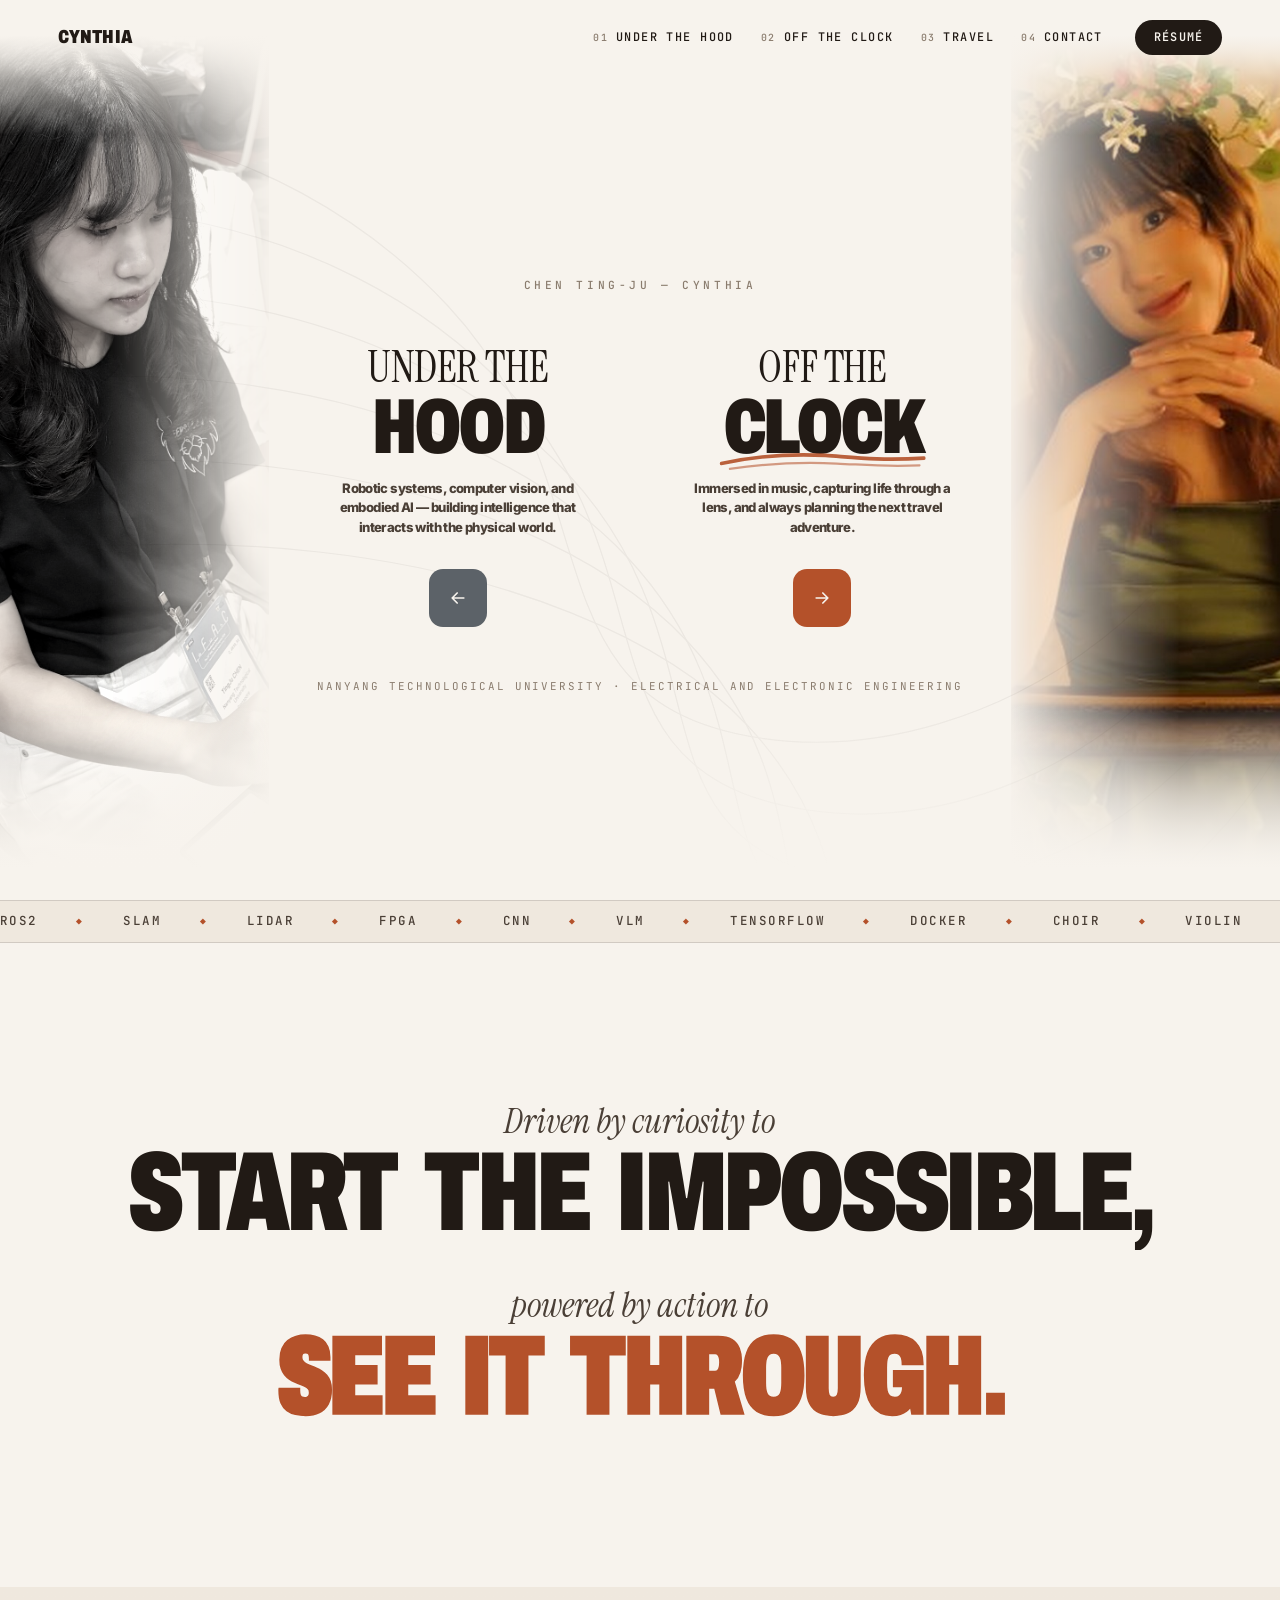
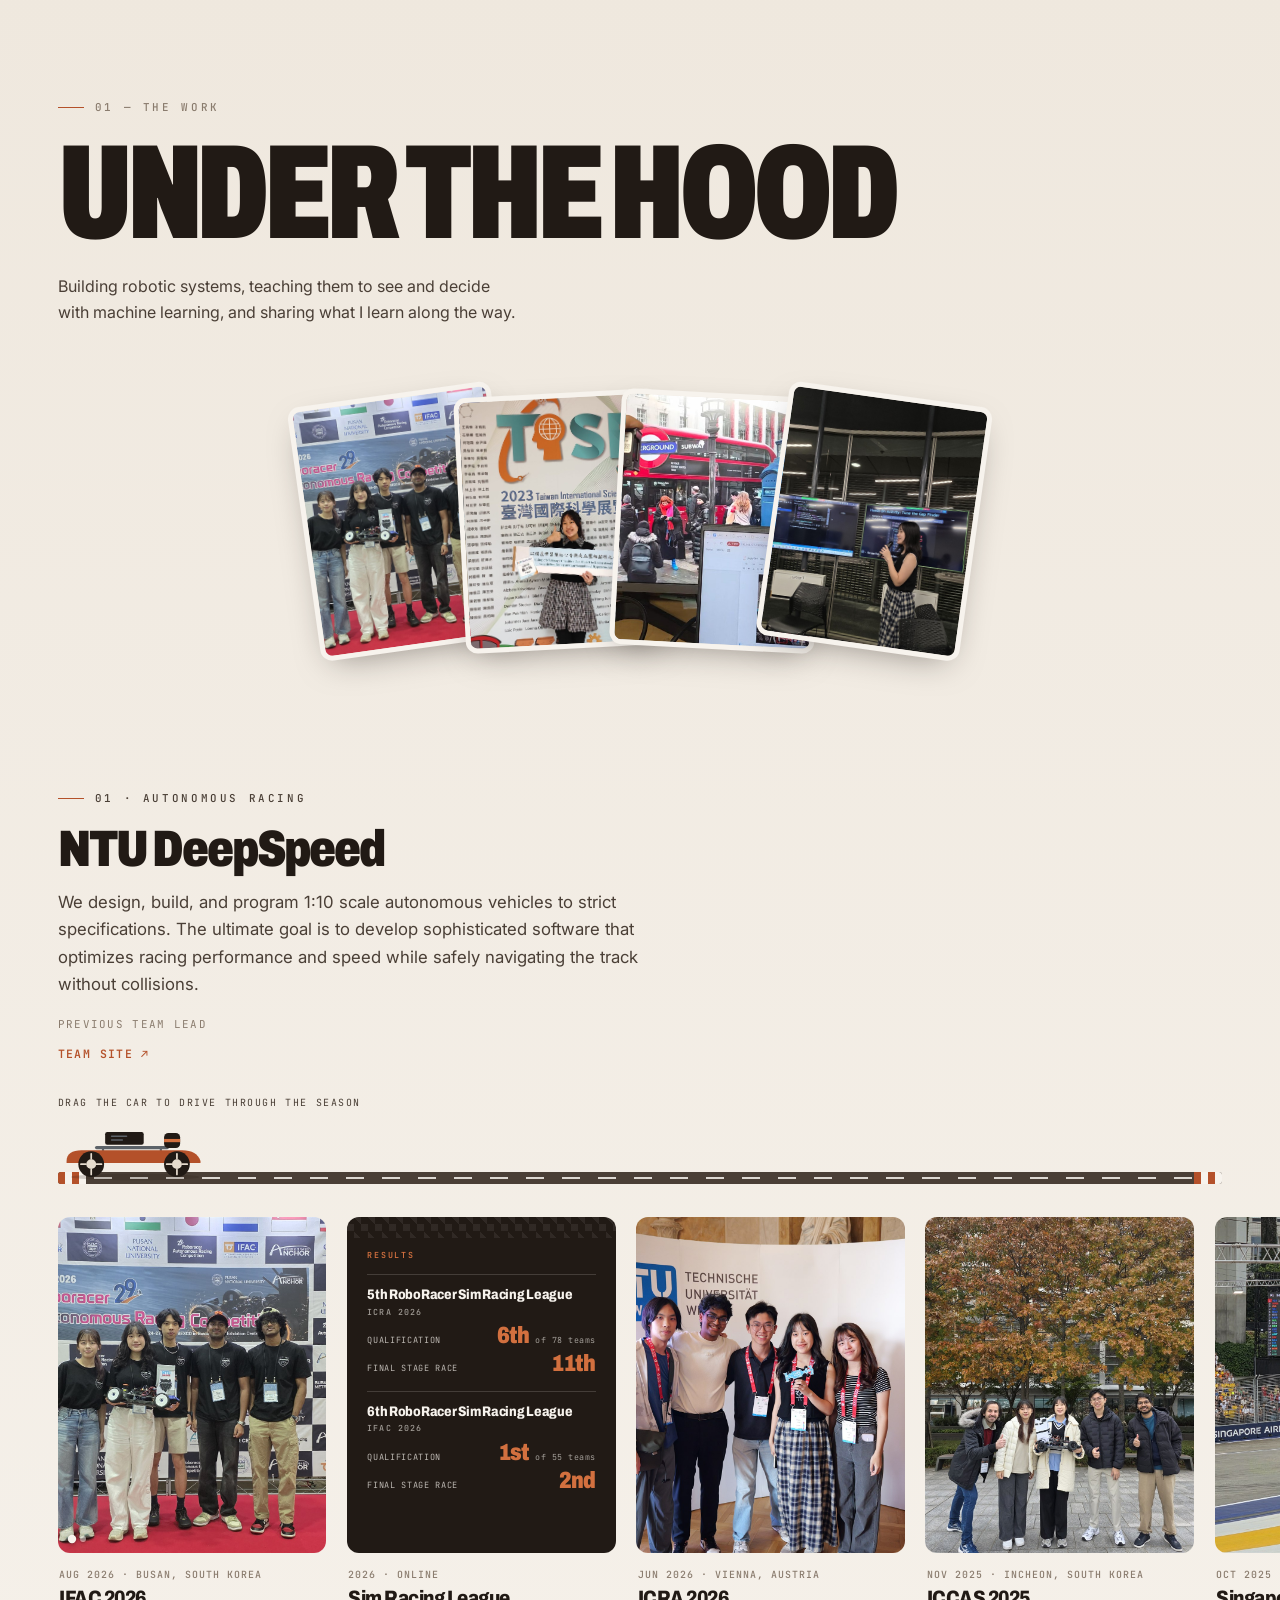
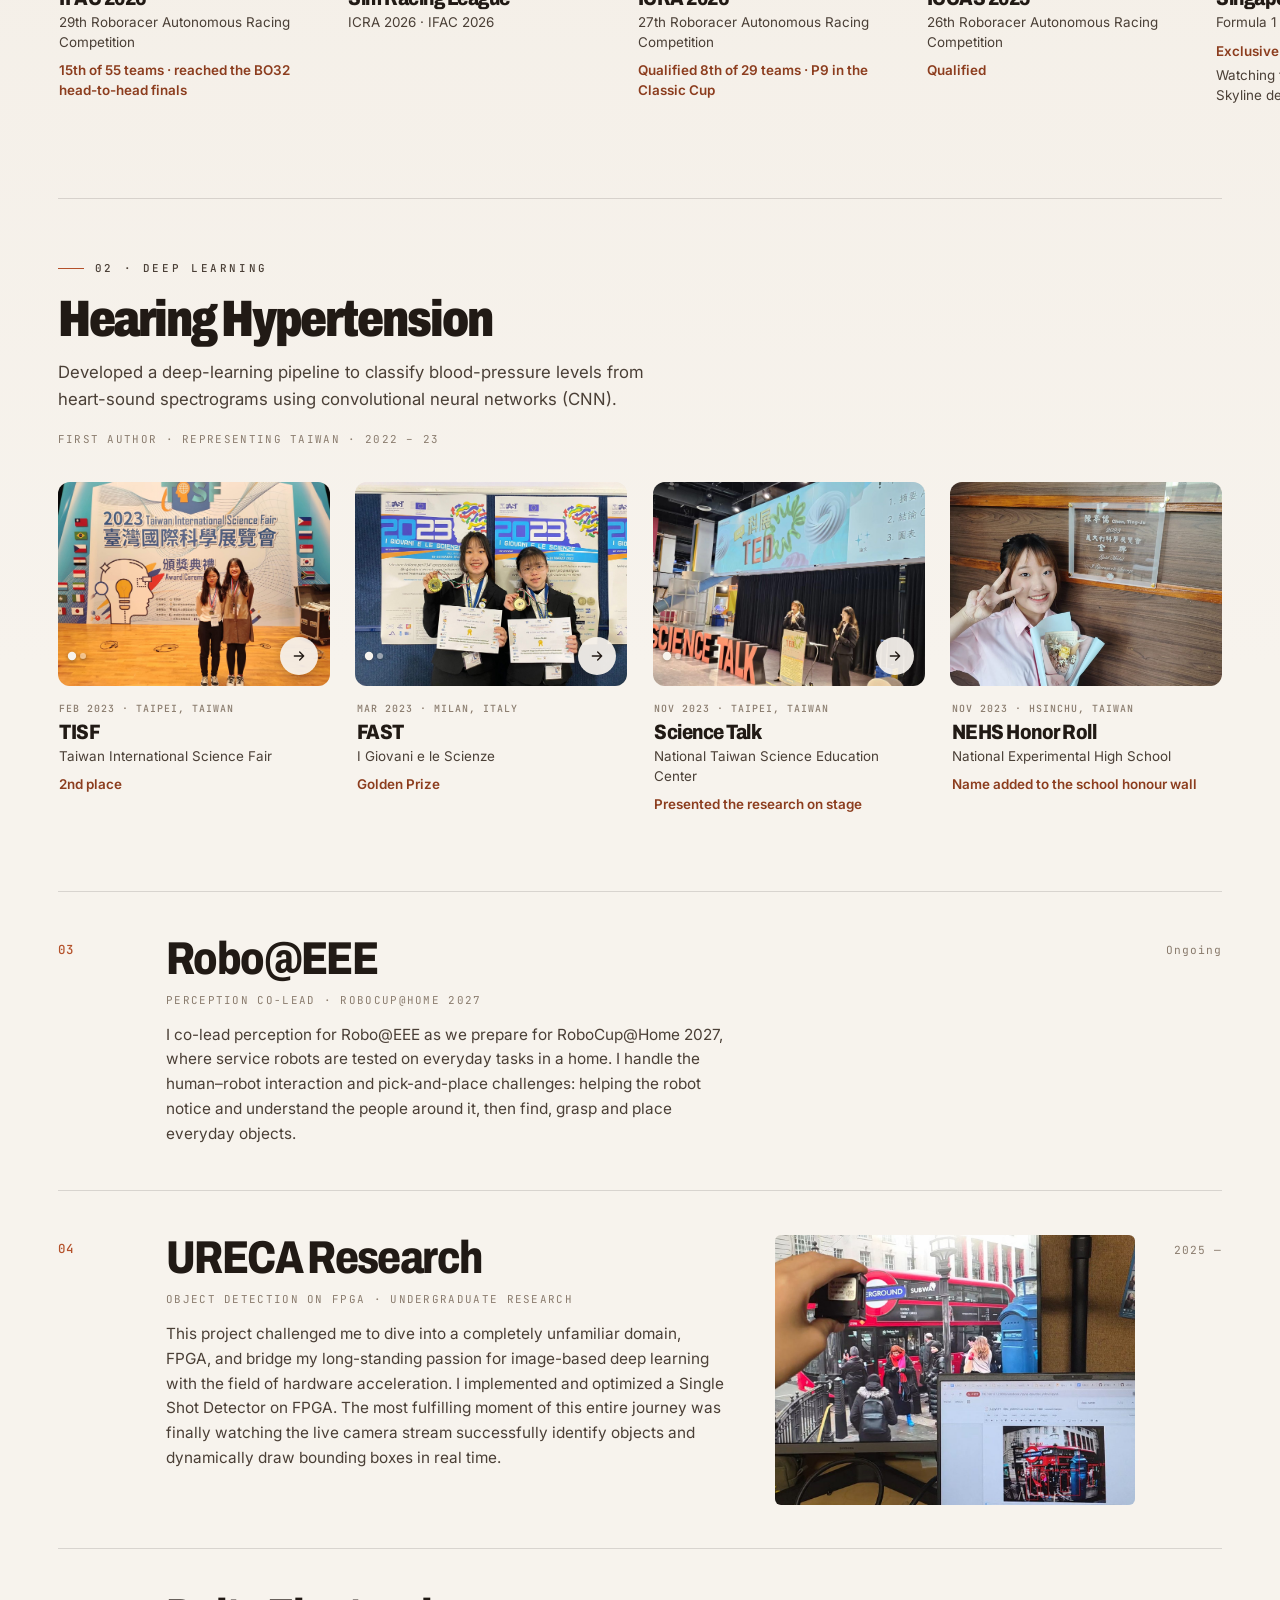
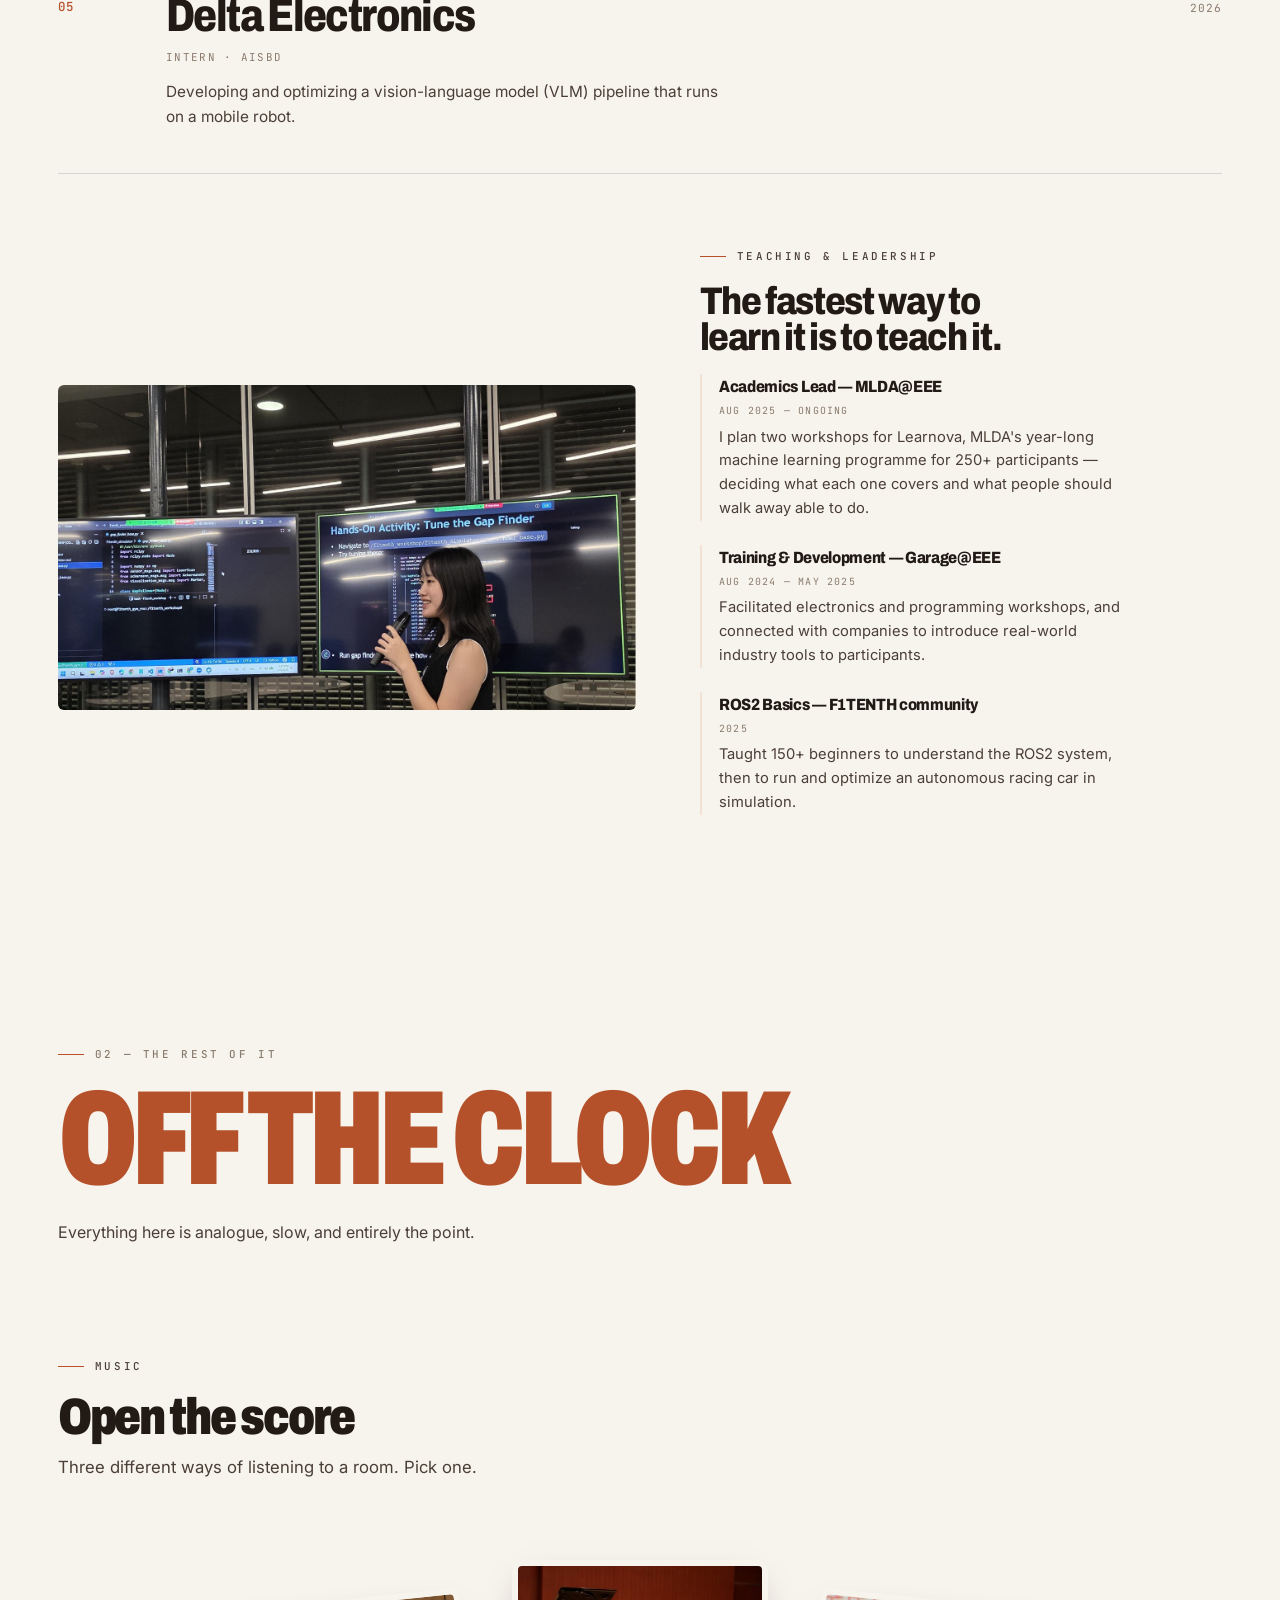
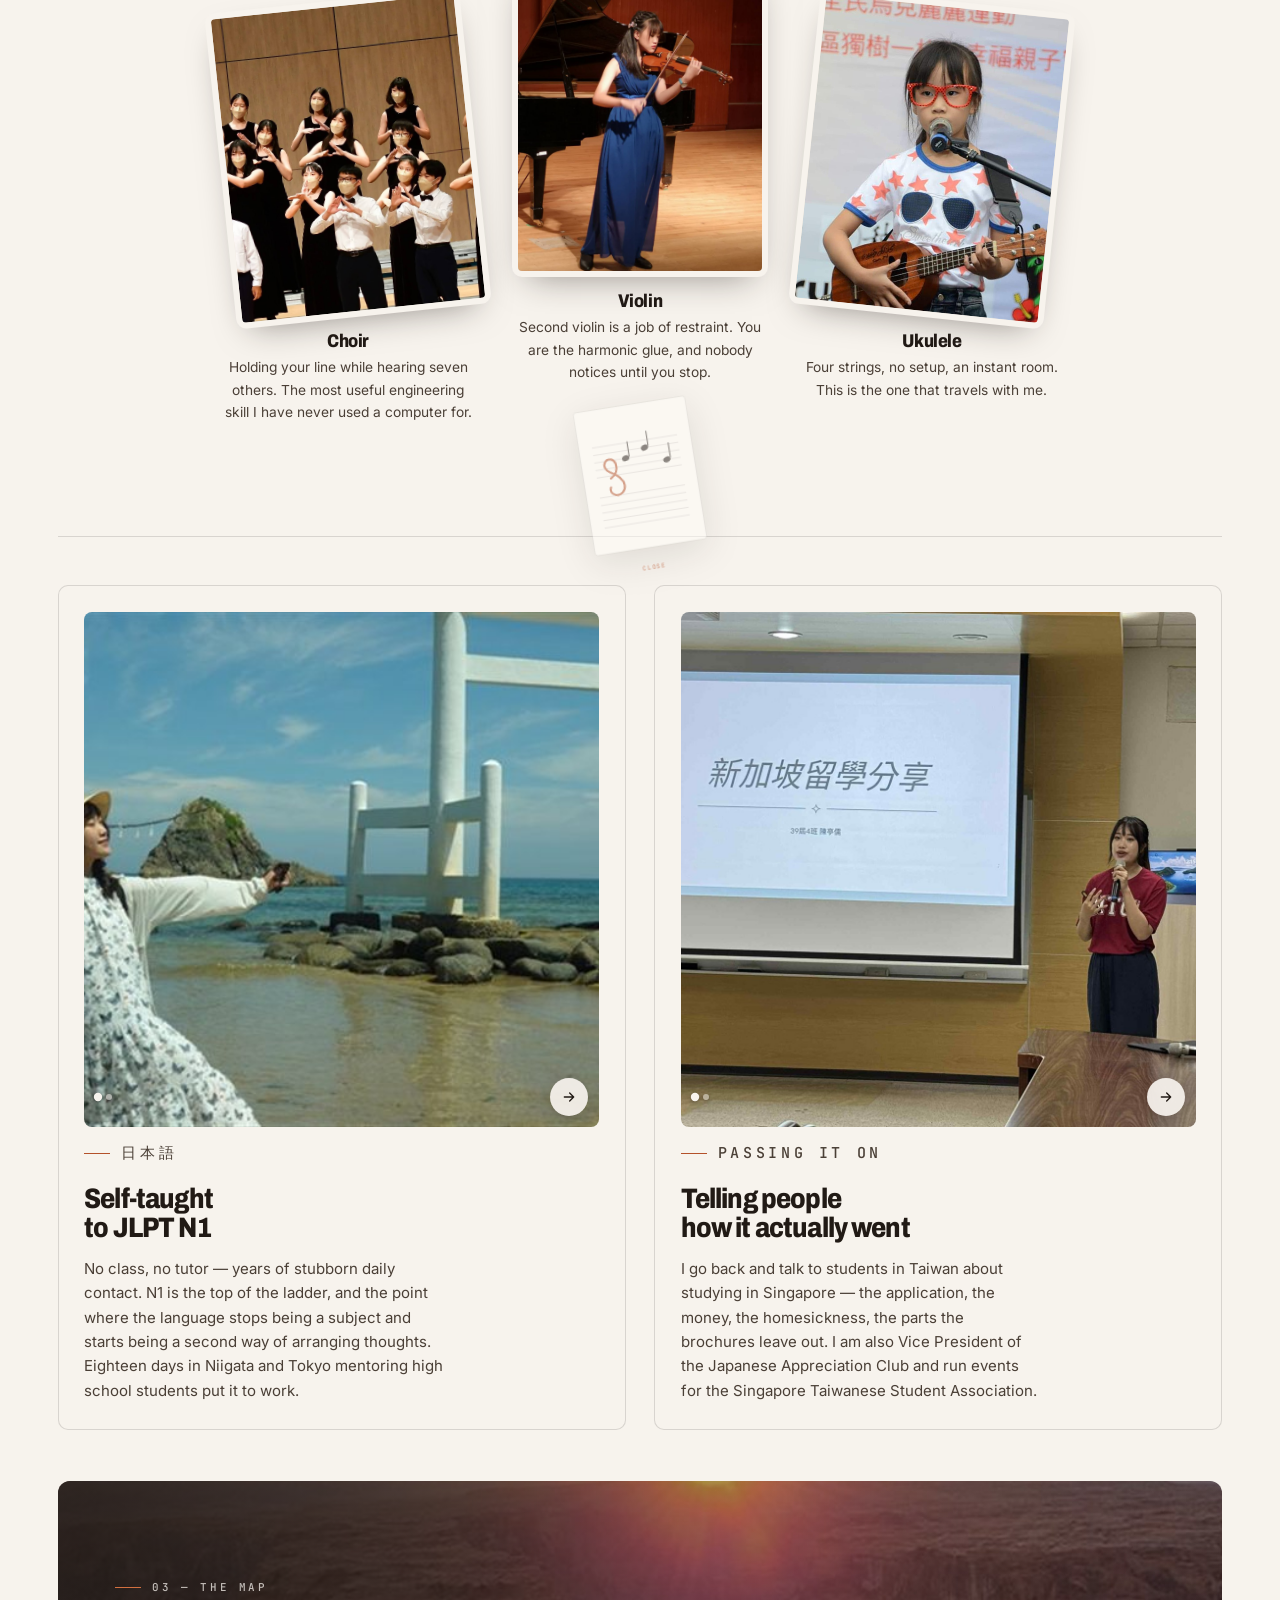
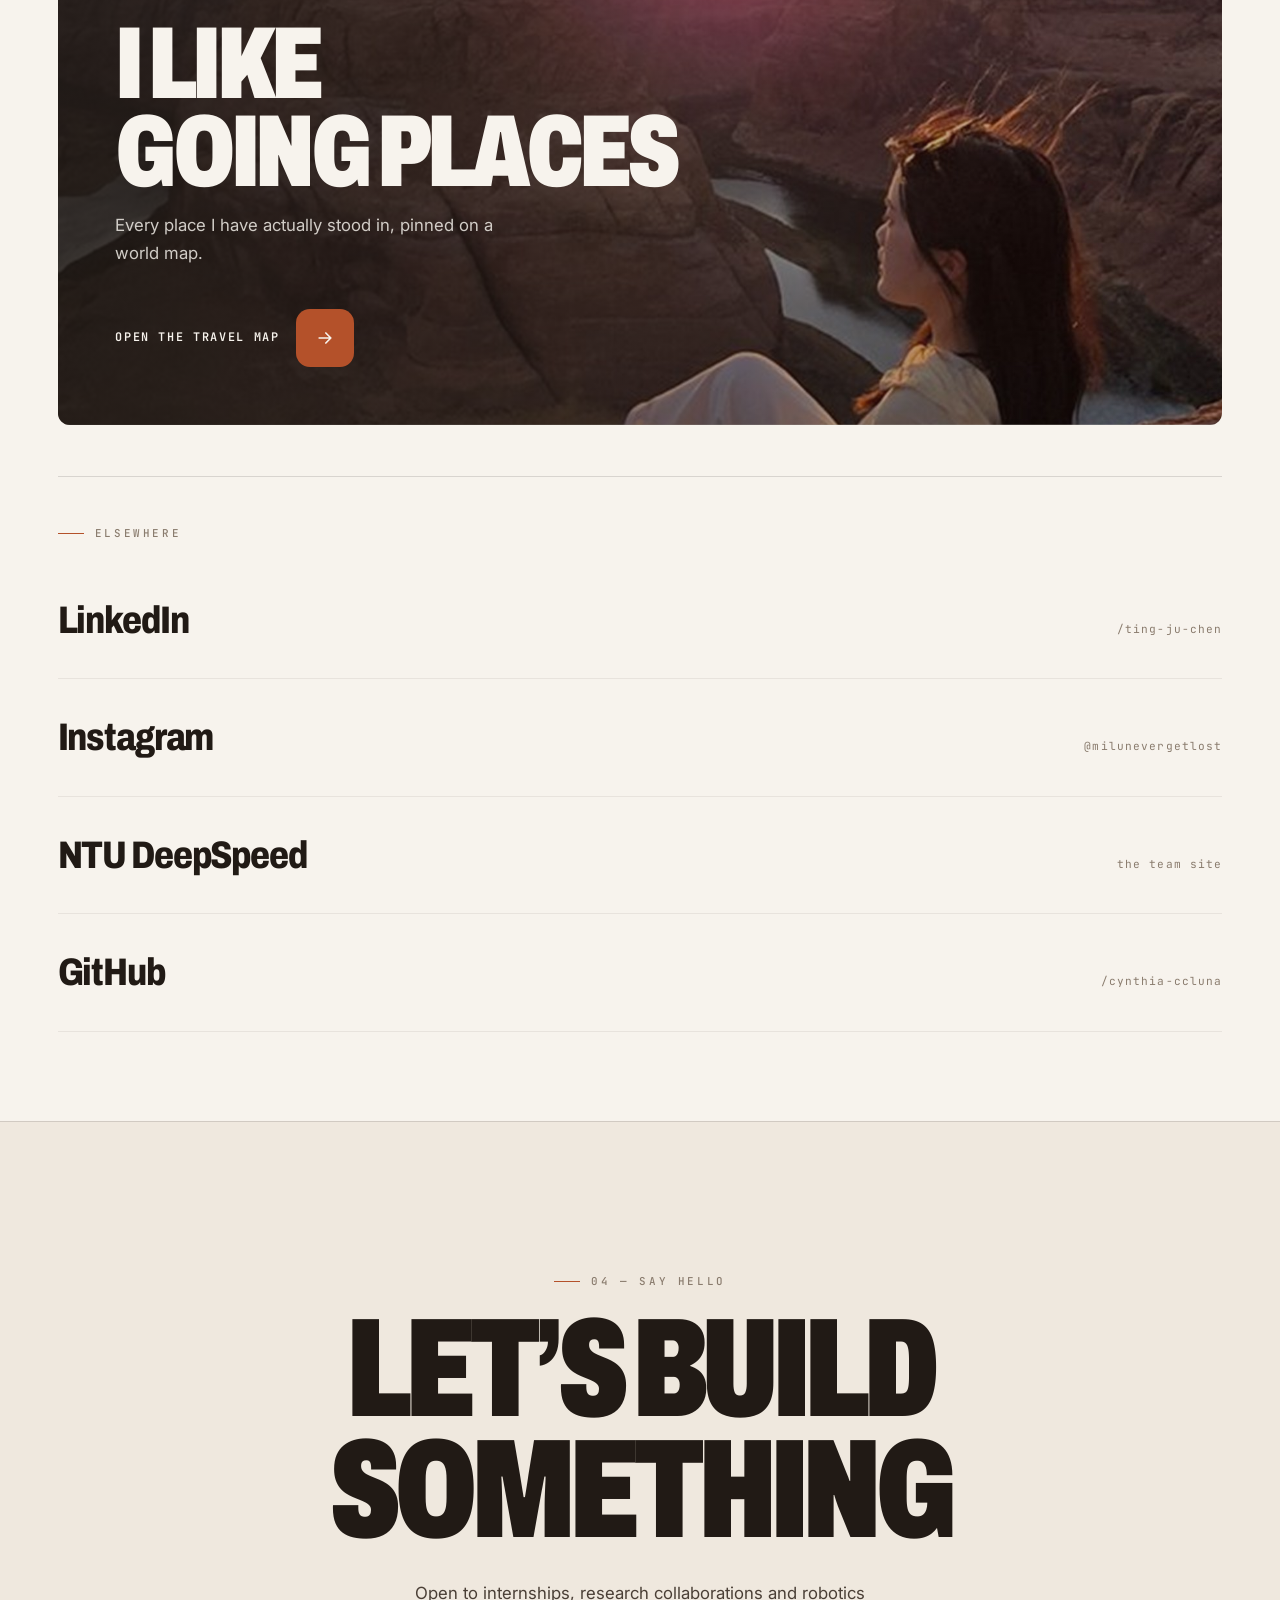
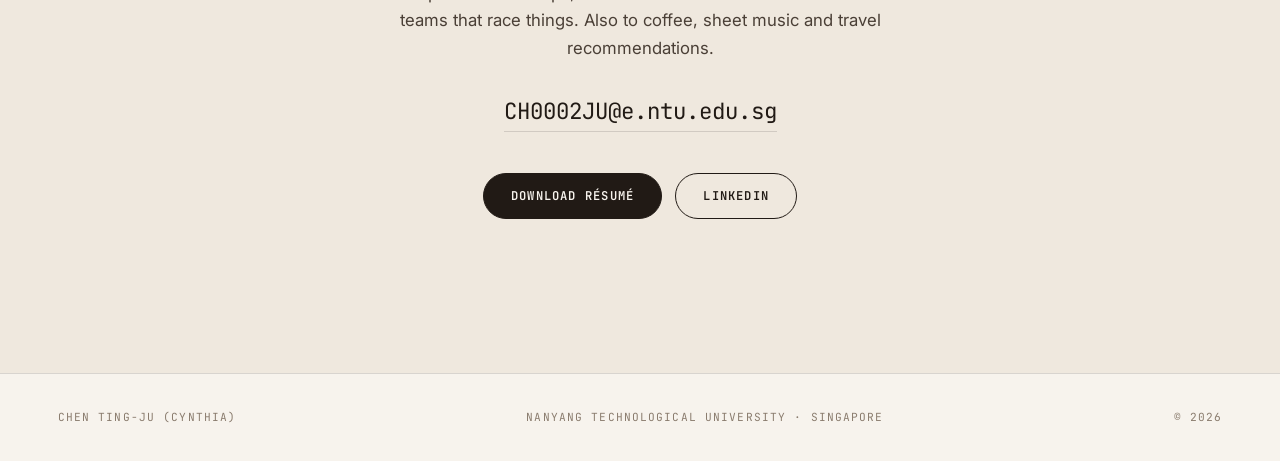
<file: quick.html>
<!DOCTYPE html>
<html lang="en">
<head>
<meta charset="utf-8">
<meta name="viewport" content="width=device-width, initial-scale=1">
<title>Cynthia Chen Ting-Ju — Engineer</title>
<meta name="description" content="Chen Ting-Ju (Cynthia) — Electrical &amp; Electronic Engineering at NTU Singapore. Former team lead of NTU DeepSpeed autonomous racing and perception co-lead at Robo@EEE; computer vision and embedded AI. Off the clock: choir, violin and a well-used passport.">
<meta name="theme-color" content="#F7F3ED">

<meta property="og:type" content="website">
<meta property="og:title" content="Cynthia Chen Ting-Ju — Engineer">
<meta property="og:description" content="Autonomous racing, computer vision and embedded AI — plus music, photography and travel.">
<meta property="og:image" content="assets/img/og-cover.jpg">
<meta name="twitter:card" content="summary_large_image">

<link rel="icon" href="data:image/svg+xml,%3Csvg xmlns='http://www.w3.org/2000/svg' viewBox='0 0 32 32'%3E%3Crect width='32' height='32' rx='7' fill='%23B4512A'/%3E%3Cpath d='M23 10a9 9 0 1 0 0 12' fill='none' stroke='%23F7F3ED' stroke-width='4.6' stroke-linecap='round'/%3E%3C/svg%3E">
<link rel="preconnect" href="https://fonts.googleapis.com">
<link rel="preconnect" href="https://fonts.gstatic.com" crossorigin>
<link href="https://fonts.googleapis.com/css2?family=Archivo:wdth,wght@62..125,400..900&family=Inter:wght@400;500;600&family=Instrument+Serif:ital@0;1&family=JetBrains+Mono:wght@400;500;600&display=swap" rel="stylesheet">
<link rel="stylesheet" href="css/base.css">
<link rel="stylesheet" href="css/home.css">
<link rel="stylesheet" href="css/parts.css">
</head>
<body class="page-home">

<a class="skip" href="#intro">Skip to content</a>

<!-- ============================ NAV ============================ -->
<header class="nav" id="nav">
  <a class="nav__mark" href="#top" aria-label="Cynthia — home">CYNTHIA</a>
  <nav class="nav__links" aria-label="Primary">
    <a href="#engineering"><span class="nav__idx">01</span> Under the Hood</a>
    <a href="#offclock"><span class="nav__idx">02</span> Off the Clock</a>
    <a href="travel.html"><span class="nav__idx">03</span> Travel</a>
    <a href="#contact"><span class="nav__idx">04</span> Contact</a>
  </nav>
  <a class="nav__cta" href="assets/docs/Resume-Chen-Ting-Ju.pdf" target="_blank" rel="noopener">Résumé</a>
  <button class="nav__burger" id="burger" aria-expanded="false" aria-label="Open menu">
    <span></span><span></span>
  </button>
</header>

<main>
<!-- ============================ HERO ============================ -->
<section class="hero" id="top">
  <svg class="hero__contours" viewBox="0 0 1440 900" preserveAspectRatio="xMidYMid slice" aria-hidden="true">
    <g fill="none" stroke="currentColor" stroke-width="1">
      <path d="M-40 250C180 120 420 180 560 330s60 330 260 360 420-140 420-330-180-300-60-420"/>
      <path d="M-40 320C200 190 470 250 610 400s50 320 250 350 400-150 400-330-200-290-80-410"/>
      <path d="M-40 390C220 260 520 320 660 470s40 310 240 340 380-160 380-330-220-280-100-400"/>
      <path d="M-40 460C240 330 570 390 710 540s30 300 230 330 360-170 360-330-240-270-120-390"/>
      <path d="M-40 530C260 400 620 460 760 610s20 290 220 320 340-180 340-330-260-260-140-380"/>
      <path d="M-40 600C280 470 670 530 810 680s10 280 210 310 320-190 320-330-280-250-160-370"/>
    </g>
  </svg>

  <figure class="hero__side hero__side--machine" data-side="machine">
    <img src="assets/img/hero/machine.jpg" alt="Cynthia teaching a ROS2 workshop">
  </figure>
  <figure class="hero__side hero__side--human" data-side="human">
    <img src="assets/img/hero/human.jpg" alt="Cynthia Chen Ting-Ju">
  </figure>

  <div class="hero__centre">
    <p class="hero__eyebrow">Chen Ting-Ju &mdash; Cynthia</p>

    <h1 class="hero__split">
      <a class="halfcard" href="#engineering" data-side="machine">
        <span class="halfcard__top">UNDER THE</span>
        <span class="halfcard__big">HOOD</span>
        <span class="halfcard__copy">Robotic systems, computer vision, and embodied
          AI &mdash; building intelligence that interacts with the physical world.</span>
        <span class="arrow arrow--back" aria-hidden="true">
          <svg viewBox="0 0 24 24" fill="none" stroke="currentColor" stroke-width="2"
               stroke-linecap="round" stroke-linejoin="round"><path d="M19 12H5M11 6l-6 6 6 6"/></svg>
        </span>
      </a>

      <a class="halfcard" href="#offclock" data-side="human">
        <span class="halfcard__top">OFF THE</span>
        <span class="halfcard__big mark mark--under" data-mark>CLOCK
          <svg viewBox="0 0 300 26" preserveAspectRatio="none" aria-hidden="true">
            <path d="M6 15c46-8 96-11 148-9 38 2 74 6 140 3"/>
            <path d="M18 21c52-6 104-8 152-6 34 1 66 4 118 2"/>
          </svg>
        </span>
        <span class="halfcard__copy">Immersed in music, capturing life through a
          lens, and always planning the next travel adventure.</span>
        <span class="arrow" aria-hidden="true">
          <svg viewBox="0 0 24 24" fill="none" stroke="currentColor" stroke-width="2"
               stroke-linecap="round" stroke-linejoin="round"><path d="M5 12h14M13 6l6 6-6 6"/></svg>
        </span>
      </a>
    </h1>

    <p class="hero__foot">Nanyang Technological University &middot; Electrical and
      Electronic Engineering</p>
  </div>

</section>

<!-- ============================ MARQUEE ============================ -->
<div class="marquee" aria-hidden="true">
  <div class="marquee__row" data-marquee>
    <span>ROS2</span><span>SLAM</span><span>LiDAR</span><span>FPGA</span><span>CNN</span>
    <span>VLM</span><span>TensorFlow</span><span>Docker</span><span>Choir</span>
    <span>Violin</span><span>Ukulele</span><span>JLPT N1</span><span>Photography</span>
  </div>
</div>

<!-- ============================ CREDO ============================ -->
<section class="credo" id="intro">
  <h2 class="credo__line lines" data-credo>
    <span class="line"><span class="credo__soft">Driven by curiosity to</span></span>
    <span class="line"><span class="credo__big">start the impossible,</span></span>
    <span class="line"><span class="credo__soft">powered by action to</span></span>
    <span class="line"><span class="credo__big credo__big--fill">see it through.</span></span>
  </h2>
</section>

<!-- ============================ UNDER THE HOOD ============================ -->
<section class="band band--machine" id="engineering">
  <header class="band__head">
    <p class="kicker">01 &mdash; the work</p>
    <h2 class="band__title lines">
      <span class="line"><span>UNDER THE HOOD</span></span>
    </h2>
    <p class="band__lede">Building robotic systems, teaching them to see and decide with
      machine learning, and sharing what I learn along the way.</p>
  </header>

  <!-- ---------- overview deck ---------- -->
  <ul class="deck reveal" id="deck">
    <li class="deck__card" style="--r:-8deg"><a href="#racing">
      <img src="assets/img/events/ifac-2026.jpg" alt="" loading="lazy">
      <span class="deck__label"><b>Autonomous Racing</b><i>NTU DeepSpeed</i></span></a></li>
    <li class="deck__card" style="--r:-3deg"><a href="#vision">
      <img src="assets/img/projects/hh-tisf-2.jpg" alt="" loading="lazy">
      <span class="deck__label"><b>Deep Learning</b><i>CNN · heart sounds</i></span></a></li>
    <li class="deck__card" style="--r:3deg"><a href="#embedded">
      <img src="assets/img/projects/ureca-fpga.jpg" alt="" loading="lazy">
      <span class="deck__label"><b>Hardware Acceleration</b><i>URECA · FPGA</i></span></a></li>
    <li class="deck__card" style="--r:8deg"><a href="#teaching">
      <img src="assets/img/events/ros2.jpg" alt="" loading="lazy">
      <span class="deck__label"><b>Teaching</b><i>Workshops · committees</i></span></a></li>
  </ul>

  <!-- ---------- autonomous racing ---------- -->
  <div class="rail-block reveal" id="racing">
    <div class="rail-block__head">
      <div>
        <p class="kicker">01 &middot; Autonomous racing</p>
        <h3 class="rail-block__title">NTU DeepSpeed</h3>
        <p>We design, build, and program 1:10 scale autonomous vehicles to strict
          specifications. The ultimate goal is to develop sophisticated software that
          optimizes racing performance and speed while safely navigating the track
          without collisions.</p>
        <p class="rail-block__meta">Previous team lead</p>
        <p class="rail-block__links">
          <a href="https://ntudeepspeed.github.io/" target="_blank" rel="noopener">Team site <span aria-hidden="true">↗</span></a>
        </p>
      </div>
    </div>

    <!-- drag the car to drive through the season -->
    <p class="rail__hint">Drag the car to drive through the season</p>
    <div class="drive" data-drive>
      <div class="drive__track" aria-hidden="true"></div>
      <div class="drive__car" role="slider" tabindex="0"
           aria-label="Drive through the events" aria-valuemin="0" aria-valuemax="100" aria-valuenow="0">
        <svg viewBox="0 0 140 60" aria-hidden="true">
          <ellipse class="car__shadow" cx="72" cy="56" rx="60" ry="3"/>
          <path class="car__deck" d="M36 28.5h66"/>
          <path class="car__post" d="M42 29v3M96 29v3"/>
          <rect class="car__box" x="44" y="14" width="36" height="12" rx="2"/>
          <path class="car__vent" d="M50 18h14M50 21.5h10"/>
          <rect class="car__lidar" x="99" y="15" width="15" height="14" rx="4"/>
          <rect class="car__lens" x="99" y="20.5" width="15" height="3"/>
          <path class="car__body" d="M8 41c0-6.5 5-10 14-10h94c9 0 15 3.6 17 10v2H8z"/>
          <g class="car__wheel"><circle cx="31" cy="44" r="12"/><circle class="car__hub" cx="31" cy="44" r="4.6"/><path d="M31 34.4v4.6M31 49v4.6M21.4 44H26M36 44h4.6"/></g>
          <g class="car__wheel"><circle cx="111" cy="44" r="12"/><circle class="car__hub" cx="111" cy="44" r="4.6"/><path d="M111 34.4v4.6M111 49v4.6M101.4 44h4.6M116 44h4.6"/></g>
        </svg>
      </div>
    </div>
    <ol class="rail" id="eventRail" aria-label="NTU DeepSpeed events"></ol>
  </div>

  <!-- ---------- hearing hypertension ---------- -->
  <div class="rail-block reveal" id="vision">
    <div class="rail-block__head">
      <div>
        <p class="kicker">02 &middot; Deep learning</p>
        <h3 class="rail-block__title">Hearing Hypertension</h3>
        <p>Developed a deep-learning pipeline to classify blood-pressure levels from
          heart-sound spectrograms using convolutional neural networks (CNN).</p>
        <p class="rail-block__meta">First author &middot; Representing Taiwan &middot; 2022 &ndash; 23</p>
      </div>
    </div>
    <ol class="evgrid" id="hhEvents" aria-label="Hearing Hypertension milestones"></ol>
  </div>

  <!-- ---------- the rest of the work ---------- -->
  <ol class="work">
    <li class="work__item reveal" id="robocup">
      <a class="work__link" href="#robocup">
        <span class="work__no">03</span>
        <span class="work__body">
          <span class="work__title">Robo@EEE</span>
          <span class="work__meta">Perception co-lead &middot; RoboCup@Home 2027</span>
          <span class="work__copy">I co-lead perception for Robo@EEE as we prepare for
            RoboCup@Home 2027, where service robots are tested on everyday tasks in a home.
            I handle the human&ndash;robot interaction and pick-and-place challenges:
            helping the robot notice and understand the people around it, then find,
            grasp and place everyday objects.</span>
        </span>
        <!-- to add a photo: save it as assets/img/projects/robocup.jpg and uncomment
        <figure class="media work__shot"><img src="assets/img/projects/robocup.jpg" alt="The Robo@EEE robot" loading="lazy"></figure>
        -->
        <span class="work__year">Ongoing</span>
      </a>
    </li>

    <li class="work__item reveal" id="embedded">
      <a class="work__link" href="#embedded">
        <span class="work__no">04</span>
        <span class="work__body">
          <span class="work__title">URECA Research</span>
          <span class="work__meta">Object detection on FPGA &middot; Undergraduate research</span>
          <span class="work__copy">This project challenged me to dive into a completely
            unfamiliar domain, FPGA, and bridge my long-standing passion for image-based
            deep learning with the field of hardware acceleration. I implemented and
            optimized a Single Shot Detector on FPGA. The most fulfilling moment of this
            entire journey was finally watching the live camera stream successfully
            identify objects and dynamically draw bounding boxes in real time.</span>
        </span>
        <figure class="media work__shot"><img src="assets/img/projects/ureca-fpga.jpg" alt="Live camera stream running object detection on the FPGA" loading="lazy"></figure>
        <span class="work__year">2025 &mdash;</span>
      </a>
    </li>

    <li class="work__item reveal" id="industry">
      <a class="work__link" href="#industry">
        <span class="work__no">05</span>
        <span class="work__body">
          <span class="work__title">Delta Electronics</span>
          <span class="work__meta">Intern &middot; AISBD</span>
          <span class="work__copy">Developing and optimizing a vision-language model (VLM)
            pipeline that runs on a mobile robot.</span>
        </span>
        <span class="work__year">2026</span>
      </a>
    </li>
  </ol>

  <!-- ---------- teaching & leadership ---------- -->
  <div class="teach reveal" id="teaching">
    <figure class="media media--wide uncover">
      <img src="assets/img/projects/ros2-workshop.jpg" alt="Running the ROS2 Basics workshop" loading="lazy">
    </figure>
    <div class="teach__text">
      <p class="kicker">Teaching &amp; leadership</p>
      <h3 class="teach__title">The fastest way to<br>learn it is to teach it.</h3>
      <ul class="roles">
        <li>
          <b>Academics Lead &mdash; MLDA@EEE</b>
          <span>Aug 2025 &mdash; ongoing</span>
          <p>I plan two workshops for Learnova, MLDA's year-long machine learning
            programme for 250+ participants &mdash; deciding what each one covers and
            what people should walk away able to do.</p>
        </li>
        <li>
          <b>Training &amp; Development &mdash; Garage@EEE</b>
          <span>Aug 2024 &mdash; May 2025</span>
          <p>Facilitated electronics and programming workshops, and connected with
            companies to introduce real-world industry tools to participants.</p>
        </li>
        <li>
          <b>ROS2 Basics &mdash; F1TENTH community</b>
          <span>2025</span>
          <p>Taught 150+ beginners to understand the ROS2 system, then to run and
            optimize an autonomous racing car in simulation.</p>
        </li>
      </ul>
    </div>
  </div>
</section>

<!-- ============================ OFF THE CLOCK ============================ -->
<section class="band band--human" id="offclock">
  <header class="band__head">
    <p class="kicker">02 &mdash; the rest of it</p>
    <h2 class="band__title lines">
      <span class="line"><span>OFF THE CLOCK</span></span>
    </h2>
    <p class="band__lede">Everything here is analogue, slow, and entirely the point.</p>
  </header>

  <!-- ---------- music: open the score ---------- -->
  <div class="score reveal" id="music" data-score>
    <div class="score__intro">
      <p class="kicker">Music</p>
      <h3 class="score__title">Open the score</h3>
      <p>Three different ways of listening to a room. Pick one.</p>
    </div>

    <div class="score__stage">
      <button class="score__sheet" type="button" data-score-toggle aria-expanded="false">
        <svg viewBox="0 0 180 230" aria-hidden="true">
          <rect x="1" y="1" width="178" height="228" rx="4" class="sheet-bg"/>
          <g class="sheet-staff">
            <path d="M22 60h136M22 72h136M22 84h136M22 96h136M22 108h136"/>
            <path d="M22 140h136M22 152h136M22 164h136M22 176h136M22 188h136"/>
          </g>
          <path class="sheet-clef" d="M44 112c9-4 13-13 11-22-2-8-11-11-16-5-4 5-2 13 5 17 9 5 20 12 20 24 0 9-8 15-16 13-6-2-9-8-6-13"/>
          <g class="sheet-notes">
            <ellipse cx="72" cy="84" rx="6" ry="4.4" transform="rotate(-20 72 84)"/>
            <path d="M78 82V58"/>
            <ellipse cx="104" cy="72" rx="6" ry="4.4" transform="rotate(-20 104 72)"/>
            <path d="M110 70V46"/>
            <ellipse cx="136" cy="96" rx="6" ry="4.4" transform="rotate(-20 136 96)"/>
            <path d="M142 94V70"/>
          </g>
        </svg>
        <span class="score__cue">Open</span>
      </button>

      <ul class="score__items">
        <li class="score__item" style="--i:0">
          <figure><img src="assets/img/music/choir.jpg" alt="Performing with the choir" loading="lazy"></figure>
          <h4>Choir</h4>
          <p>Holding your line while hearing seven others. The most useful engineering
            skill I have never used a computer for.</p>
        </li>
        <li class="score__item" style="--i:1">
          <figure><img src="assets/img/music/violin.jpg" alt="Playing violin on stage" loading="lazy"></figure>
          <h4>Violin</h4>
          <p>Second violin is a job of restraint. You are the harmonic glue, and
            nobody notices until you stop.</p>
        </li>
        <li class="score__item" style="--i:2">
          <figure><img src="assets/img/music/ukulele.jpg" alt="Singing with a ukulele" loading="lazy"></figure>
          <h4>Ukulele</h4>
          <p>Four strings, no setup, an instant room. This is the one that travels
            with me.</p>
        </li>
      </ul>
    </div>
  </div>

  <div class="tiles">
    <!-- ---------- japanese ---------- -->
    <article class="tile reveal" id="japanese">
      <figure class="gallery" data-gallery>
        <img src="assets/img/travel/itoshima.jpg" alt="The white torii at Itoshima" loading="lazy">
        <img src="assets/img/gallery/japan-2.jpg" alt="In Japan" loading="lazy" hidden>
      </figure>
      <div class="tile__text">
        <p class="kicker">日本語</p>
        <h3 class="tile__title">Self-taught<br>to JLPT N1</h3>
        <p>No class, no tutor — years of stubborn daily contact. N1 is the top of the
          ladder, and the point where the language stops being a subject and starts
          being a second way of arranging thoughts. Eighteen days in Niigata and Tokyo
          mentoring high school students put it to work.</p>
      </div>
    </article>

    <!-- ---------- community ---------- -->
    <article class="tile reveal" id="community">
      <figure class="gallery" data-gallery>
        <img src="assets/img/story/sharing-talk.jpg" alt="Speaking about studying in Singapore" loading="lazy">
        <img src="assets/img/gallery/community-2.jpg" alt="Taiwanese student community event" loading="lazy" hidden>
      </figure>
      <div class="tile__text">
        <p class="kicker">Passing it on</p>
        <h3 class="tile__title">Telling people<br>how it actually went</h3>
        <p>I go back and talk to students in Taiwan about studying in Singapore — the
          application, the money, the homesickness, the parts the brochures leave out.
          I am also Vice President of the Japanese Appreciation Club and run events for
          the Singapore Taiwanese Student Association.</p>
      </div>
    </article>
  </div>

  <!-- ---------- travel teaser ---------- -->
  <a class="teaser reveal" href="travel.html">
    <figure class="teaser__bg uncover">
      <img src="assets/img/travel/teaser.jpg" alt="" loading="lazy">
    </figure>
    <div class="teaser__inner">
      <p class="kicker">03 &mdash; the map</p>
      <h3 class="teaser__title">I LIKE<br>GOING PLACES</h3>
      <p class="teaser__lede">Every place I have actually stood in, pinned on a world map.</p>
      <span class="teaser__cta">
        Open the travel map
        <span class="arrow" aria-hidden="true">
          <svg viewBox="0 0 24 24" fill="none" stroke="currentColor" stroke-width="2"
               stroke-linecap="round" stroke-linejoin="round"><path d="M5 12h14M13 6l6 6-6 6"/></svg>
        </span>
      </span>
    </div>
  </a>

  <!-- ---------- socials ---------- -->
  <div class="social reveal" id="social">
    <p class="kicker">Elsewhere</p>
    <ul class="social__list">
      <li><a href="https://www.linkedin.com/in/ting-ju-chen-251901241/" target="_blank" rel="noopener">
        <span class="social__name">LinkedIn</span>
        <span class="social__handle">/ting-ju-chen</span></a></li>
      <li><a href="https://instagram.com/milunevergetlost" target="_blank" rel="noopener">
        <span class="social__name">Instagram</span>
        <span class="social__handle">@milunevergetlost</span></a></li>
      <li><a href="https://ntudeepspeed.github.io/" target="_blank" rel="noopener">
        <span class="social__name">NTU DeepSpeed</span>
        <span class="social__handle">the team site</span></a></li>
      <li><a href="https://github.com/cynthia-ccluna" target="_blank" rel="noopener">
        <span class="social__name">GitHub</span>
        <span class="social__handle">/cynthia-ccluna</span></a></li>
    </ul>
  </div>
</section>

<!-- ============================ CONTACT ============================ -->
<section class="contact" id="contact">
  <div class="contact__inner">
    <p class="kicker kicker--center">04 &mdash; say hello</p>
    <h2 class="contact__title lines">
      <span class="line"><span>LET&rsquo;S BUILD</span></span>
      <span class="line"><span>SOMETHING</span></span>
    </h2>
    <p class="contact__lede">Open to internships, research collaborations and robotics
      teams that race things. Also to coffee, sheet music and travel recommendations.</p>
    <a class="contact__mail" href="mailto:CH0002JU@e.ntu.edu.sg">CH0002JU@e.ntu.edu.sg</a>
    <div class="contact__actions">
      <a class="btn btn--solid" href="assets/docs/Resume-Chen-Ting-Ju.pdf" target="_blank" rel="noopener">Download résumé</a>
      <a class="btn" href="https://www.linkedin.com/in/ting-ju-chen-251901241/" target="_blank" rel="noopener">LinkedIn</a>
    </div>
  </div>
</section>
</main>

<footer class="foot">
  <span>Chen Ting-Ju (Cynthia)</span>
  <span class="foot__mid">Nanyang Technological University · Singapore</span>
  <span>&copy; <span id="year">2026</span></span>
</footer>

<script src="js/events-data.js"></script>
<script src="js/site.js"></script>
<script src="js/hero.js"></script>
</body>
</html>
</file>
<file: css/base.css>
/* ============================================================
   base.css — tokens, reset, typography, shared components

   Palette note: a hue sample across every photograph on this site
   came back 51% red/orange, 34% blue/cyan sky. So the page is warm
   bone-white, the ink is espresso brown, and the single accent is
   terracotta — it sits under the canyon, the temples, the wood and
   the skin tones without fighting any of them.
   ============================================================ */

:root{
  /* --- surface --- */
  --paper:      #F7F3ED;
  --paper-2:    #EFE8DE;
  --paper-3:    #E6DCCE;
  --ink:        #211A15;
  --ink-2:      #4A3F36;
  --muted:      #8A7C6E;

  --line:       rgba(33,26,21,.14);
  --line-soft:  rgba(33,26,21,.07);

  /* --- the one accent --- */
  --accent:     #B4512A;
  --accent-2:   #D2703F;
  --accent-ink: #8C3D1E;
  --accent-wash:#F1E2D6;

  /* --- machine side reads cool and monochrome on purpose --- */
  --steel:      #5C6268;
  --steel-soft: #E7E6E4;

  /* --- type --- */
  --display: "Archivo", "Arial Narrow", Helvetica, sans-serif;
  --serif:   "Instrument Serif", Georgia, serif;
  --body:    "Inter", -apple-system, BlinkMacSystemFont, "Segoe UI", sans-serif;
  --mono:    "JetBrains Mono", ui-monospace, "SF Mono", Consolas, monospace;

  /* --- metrics --- */
  --gutter: clamp(1.25rem, 4.5vw, 5rem);
  --maxw: 1680px;
  --nav-h: 76px;
  --ease: cubic-bezier(.22,.8,.28,1);
  --ease-out: cubic-bezier(.16,1,.3,1);
}

*,*::before,*::after{ box-sizing:border-box; }

html{ -webkit-text-size-adjust:100%; scroll-behavior:smooth; }
@media (prefers-reduced-motion: reduce){ html{ scroll-behavior:auto; } }

body{
  margin:0;
  background:var(--paper);
  color:var(--ink);
  font-family:var(--body);
  font-size:clamp(.95rem,.5vw + .82rem,1.05rem);
  line-height:1.62;
  font-weight:400;
  -webkit-font-smoothing:antialiased;
  overflow-x:hidden;
}

h1,h2,h3,h4{ margin:0; font-weight:800; line-height:.92; letter-spacing:-.025em; }
p{ margin:0 0 1.1em; }
p:last-child{ margin-bottom:0; }
img,video{ display:block; max-width:100%; }
a{ color:inherit; text-decoration:none; }
ul,ol,dl,dd{ margin:0; padding:0; }
li{ list-style:none; }
button{ font:inherit; color:inherit; background:none; border:0; cursor:pointer; }
::selection{ background:var(--accent); color:var(--paper); }

:focus-visible{ outline:2px solid var(--accent); outline-offset:3px; border-radius:2px; }

.sr-only{
  position:absolute; width:1px; height:1px; padding:0; margin:-1px;
  overflow:hidden; clip:rect(0 0 0 0); white-space:nowrap; border:0;
}
.skip{
  position:fixed; top:.5rem; left:.5rem; z-index:999;
  padding:.6rem 1rem; background:var(--ink); color:var(--paper);
  font:600 .8rem/1 var(--mono); border-radius:3px;
  transform:translateY(-160%);
}
.skip:focus{ transform:none; }

/* ---------------- shared type ---------------- */
.kicker{
  font:500 .68rem/1 var(--mono);
  letter-spacing:.24em; text-transform:uppercase;
  color:var(--muted); margin:0 0 1.4rem;
  display:flex; align-items:center; gap:.7rem;
}
.kicker::before{
  content:""; width:26px; height:1px; background:var(--accent); flex:none;
}
.kicker--center{ justify-content:center; }

.display{
  font-family:var(--display); font-weight:900; font-stretch:78%;
  letter-spacing:-.04em; line-height:.86;
}
.mono{ font-family:var(--mono); font-size:.9em; }

/* the marker scribble, drawn not imaged */
.mark{ position:relative; display:inline-block; white-space:nowrap; }
.mark svg{
  position:absolute; left:-6%; top:-14%; width:112%; height:128%;
  pointer-events:none; overflow:visible;
}
.mark svg path{
  fill:none; stroke:var(--accent); stroke-width:6; stroke-linecap:round;
  opacity:.85;
  stroke-dasharray:var(--len,1200); stroke-dashoffset:var(--len,1200);
}
.mark.is-drawn svg path{
  transition:stroke-dashoffset 1.3s var(--ease-out) var(--md,.25s);
  stroke-dashoffset:0;
}
/* underline variant: a two-stroke hand-drawn rule under the word */
.mark--under svg{
  left:-3%; right:-3%; top:auto; bottom:-.16em;
  width:106%; height:.3em;
}
.mark--under svg path{ stroke-width:4; opacity:.9; }
.mark--under svg path:nth-child(2){ stroke-width:2.5; opacity:.55; --md:.45s; }

/* ---------------- nav ---------------- */
.nav{
  position:fixed; inset:0 0 auto 0; z-index:500;
  height:var(--nav-h);
  display:flex; align-items:center; gap:2rem;
  padding:0 var(--gutter);
  transition:background .4s var(--ease), border-color .4s, backdrop-filter .4s;
  border-bottom:1px solid transparent;
}
.nav.is-stuck{
  background:rgba(247,243,237,.86);
  backdrop-filter:blur(14px) saturate(1.3);
  border-bottom-color:var(--line-soft);
}

.nav__mark{
  font-family:var(--display); font-weight:900; font-stretch:74%;
  font-size:1.18rem; line-height:1; letter-spacing:.01em;
  text-transform:uppercase;
  transition:color .3s;
}
.nav__mark:hover{ color:var(--accent); }

.nav__links{ display:flex; gap:1.7rem; margin-left:auto; }
.nav__links a{
  font:500 .74rem/1 var(--mono);
  letter-spacing:.12em; text-transform:uppercase;
  display:flex; align-items:center; gap:.5rem;
  padding:.4rem 0; position:relative;
  transition:color .25s;
}
.nav__links a::after{
  content:""; position:absolute; left:0; right:100%; bottom:0;
  height:1px; background:var(--accent); transition:right .35s var(--ease);
}
.nav__links a:hover{ color:var(--accent); }
.nav__links a:hover::after{ right:0; }
.nav__idx{ color:var(--muted); font-size:.62rem; }

.nav__cta{
  font:600 .74rem/1 var(--mono); letter-spacing:.1em; text-transform:uppercase;
  padding:.72rem 1.2rem;
  background:var(--ink); color:var(--paper);
  border-radius:100px;
  transition:background .3s, transform .3s var(--ease);
  white-space:nowrap;
}
.nav__cta:hover{ background:var(--accent); transform:translateY(-2px); }

.nav__burger{ display:none; width:40px; height:40px; margin-left:auto; position:relative; }
.nav__burger span{
  position:absolute; left:9px; right:9px; height:1.6px; background:var(--ink);
  transition:transform .35s var(--ease);
}
.nav__burger span:nth-child(1){ top:16px; }
.nav__burger span:nth-child(2){ top:23px; }
.nav.is-open .nav__burger span:nth-child(1){ transform:translateY(3.5px) rotate(45deg); }
.nav.is-open .nav__burger span:nth-child(2){ transform:translateY(-3.5px) rotate(-45deg); }

@media (max-width: 900px){
  .nav{ gap:1rem; }
  .nav__burger{ display:block; }
  .nav__links{
    position:fixed; inset:var(--nav-h) 0 auto 0;
    flex-direction:column; gap:0; margin:0;
    background:var(--paper);
    border-bottom:1px solid var(--line);
    padding:1rem var(--gutter) 1.6rem;
    transform:translateY(-120%); pointer-events:none;
    /* visibility, not just transform: the closed panel is taller than the
       slide-up distance, so without this its bottom edge still paints over
       the logo and the burger */
    visibility:hidden;
    transition:transform .45s var(--ease-out), visibility 0s linear .45s;
  }
  .nav.is-open .nav__links{
    transform:none; pointer-events:auto; visibility:visible;
    transition:transform .45s var(--ease-out), visibility 0s;
  }
  .nav__links a{ font-size:1rem; padding:.95rem 0; border-bottom:1px solid var(--line-soft); }
  .nav__cta{
    position:fixed; inset:auto auto 1.1rem 50%; transform:translateX(-50%);
    opacity:0; pointer-events:none; transition:opacity .3s;
  }
  .nav.is-open .nav__cta{ opacity:1; pointer-events:auto; }
}

/* ---------------- buttons ---------------- */
.btn{
  display:inline-flex; align-items:center; gap:.6rem;
  font:600 .76rem/1 var(--mono); letter-spacing:.1em; text-transform:uppercase;
  padding:1rem 1.7rem; border:1px solid var(--ink);
  border-radius:100px;
  transition:background .3s, color .3s, border-color .3s, transform .3s var(--ease);
}
.btn:hover{ transform:translateY(-2px); background:var(--ink); color:var(--paper); }
.btn--solid{ background:var(--ink); color:var(--paper); }
.btn--solid:hover{ background:var(--accent); border-color:var(--accent); }

/* the rounded-square arrow button from the reference */
.arrow{
  width:58px; height:58px; border-radius:14px;
  background:var(--accent); color:var(--paper);
  display:grid; place-items:center;
  overflow:hidden; position:relative;
  transition:background .3s, transform .35s var(--ease);
  flex:none;
}
.arrow svg{ width:20px; height:20px; transition:transform .45s var(--ease); }
.arrow:hover{ transform:translateY(-3px); background:var(--ink); }
.arrow:hover svg{ transform:translateX(3px); }
.arrow--back:hover svg{ transform:translateX(-3px); }

/* ---------------- chips ---------------- */
.chips{ display:flex; flex-wrap:wrap; gap:.4rem; margin-top:1.5rem; }
.chips li{
  font:500 .68rem/1 var(--mono); letter-spacing:.06em;
  padding:.5rem .8rem; border-radius:100px;
  border:1px solid var(--line);
  color:var(--ink-2);
}
.chips--accent li{ border-color:var(--accent); color:var(--accent-ink); background:var(--accent-wash); }

/* ---------------- media slots ----------------------------------
   A .media whose file is missing turns into a labelled drop-zone
   showing the exact path to put there.
   ---------------------------------------------------------------- */
.media{
  position:relative; margin:0; overflow:hidden;
  border-radius:6px;
  background:var(--paper-2);
}
.media img, .media video{
  width:100%; height:100%; object-fit:cover;
  aspect-ratio:4/3;
  transition:transform 1.1s var(--ease);
}
.media--tall img, .media--tall video{ aspect-ratio:3/4; }
.media--wide img, .media--wide video{ aspect-ratio:16/9; }
.media:hover img, .media:hover video{ transform:scale(1.04); }

.media figcaption{
  font:400 .66rem/1.4 var(--mono);
  letter-spacing:.1em; text-transform:uppercase;
  color:var(--muted);
  padding:.7rem .1rem 0;
}

.media--video::after{
  content:"▶";
  position:absolute; left:50%; top:50%; transform:translate(-50%,-50%);
  width:56px; height:56px; border-radius:50%;
  display:grid; place-items:center;
  background:rgba(247,243,237,.85); backdrop-filter:blur(6px);
  font-size:.8rem; color:var(--ink);
  pointer-events:none;
  transition:opacity .3s, transform .3s;
}
.media--video.is-playing::after{ opacity:0; transform:translate(-50%,-50%) scale(.8); }
.media--video.is-empty::after{ display:none; }

.media.is-empty{
  background:
    repeating-linear-gradient(-45deg,
      rgba(33,26,21,.03) 0 10px, transparent 10px 20px);
  border:1px dashed var(--line);
}
.media.is-empty img, .media.is-empty video{ visibility:hidden; }
.media.is-empty::before{
  content:attr(data-slot);
  position:absolute; inset:0;
  display:grid; place-content:center; text-align:center;
  padding:1.2rem;
  font:400 .6rem/1.7 var(--mono);
  letter-spacing:.04em;
  color:var(--muted);
  word-break:break-all;
  white-space:pre-line;
}

/* ---------------- scroll reveal ---------------- */
.reveal{
  opacity:0; transform:translateY(26px);
  transition:opacity .85s var(--ease-out), transform .85s var(--ease-out);
  transition-delay:var(--d,0ms);
}
.reveal.is-in{ opacity:1; transform:none; }

/* line-by-line heading reveal */
.lines{ display:block; }
.line{ display:block; overflow:hidden; }
.line > span{
  display:block;
  transform:translateY(102%);
  transition:transform .95s var(--ease-out);
  transition-delay:var(--d,0ms);
}
.is-in .line > span{ transform:none; }

/* image mask reveal */
.uncover{ overflow:hidden; }
.uncover img{
  transform:scale(1.14);
  transition:transform 1.4s var(--ease-out), clip-path 1.2s var(--ease-out);
  clip-path:inset(0 0 100% 0);
}
.uncover.is-in img{ transform:scale(1); clip-path:inset(0 0 0 0); }

@media (prefers-reduced-motion: reduce){
  .reveal{ opacity:1; transform:none; transition:none; }
  .line > span{ transform:none; transition:none; }
  .uncover img{ transform:none; clip-path:none; transition:none; }
  .mark svg path{ stroke-dashoffset:0; }
  *{ animation-duration:.001ms !important; animation-iteration-count:1 !important; }
}

/* ---------------- marquee ---------------- */
.marquee{
  overflow:hidden; white-space:nowrap;
  border-block:1px solid var(--line);
  background:var(--paper-2);
  padding:.9rem 0;
  display:flex;
}
.marquee__row{
  display:flex; flex:none; gap:2.4rem; padding-right:2.4rem;
  animation:slide 38s linear infinite;
}
.marquee:hover .marquee__row{ animation-play-state:paused; }
@keyframes slide{ to{ transform:translateX(-100%); } }
.marquee span{
  font:500 .78rem/1 var(--mono);
  letter-spacing:.2em; text-transform:uppercase;
  color:var(--ink-2);
  display:flex; align-items:center; gap:2.4rem;
}
.marquee span::after{ content:"◆"; color:var(--accent); font-size:.6rem; }

/* ---------------- footer ---------------- */
.foot{
  display:flex; flex-wrap:wrap; gap:1rem 2rem;
  justify-content:space-between; align-items:center;
  padding:2.2rem var(--gutter);
  border-top:1px solid var(--line);
  font:400 .7rem/1.5 var(--mono);
  letter-spacing:.1em; text-transform:uppercase;
  color:var(--muted);
}
.foot__mid{ flex:1; text-align:center; min-width:200px; }
@media (max-width:640px){ .foot{ justify-content:center; text-align:center; } .foot__mid{ order:3; } }
</file>
<file: css/home.css>
/* ============================================================
   home.css — split hero and the two bands
   ============================================================ */

/* ================= HERO ================= */
.hero{
  position:relative;
  min-height:100svh;
  padding:var(--nav-h) 0 0;
  display:grid; place-items:center;
  overflow:hidden;
  isolation:isolate;
  background:var(--paper);
}

.hero__contours{
  position:absolute; inset:-10% -5%;
  width:110%; height:120%;
  color:var(--ink);
  opacity:.05;
  z-index:0;
  pointer-events:none;
}

/* paper washing over the top and bottom of the panels, so the nav sits
   on clean ground and the figures dissolve rather than getting cropped */
.hero::before,
.hero::after{
  content:""; position:absolute; left:0; right:0;
  z-index:2; pointer-events:none;
}
.hero::before{
  top:0; height:15vh;
  background:linear-gradient(180deg, var(--paper) 26%, rgba(247,243,237,.55) 62%, transparent 100%);
}
.hero::after{
  bottom:0; height:22vh;
  background:linear-gradient(0deg, var(--paper) 16%, rgba(247,243,237,.6) 52%, transparent 100%);
}

/* ---- the two flanking panels ---- */
.hero__side{
  position:absolute; top:0; bottom:0;
  width:clamp(150px, 21vw, 330px);
  margin:0; overflow:hidden;
  z-index:1;
  transition:width .8s var(--ease), filter .6s var(--ease), opacity .6s var(--ease);

  /* feather top and bottom on the figure... */
  -webkit-mask-image:linear-gradient(180deg, transparent 0, #000 9%, #000 78%, transparent 99%);
          mask-image:linear-gradient(180deg, transparent 0, #000 9%, #000 78%, transparent 99%);
}
.hero__side img{
  width:100%; height:100%; object-fit:cover;
  transform:scale(1.05);
  transition:transform 1.1s var(--ease), filter .6s var(--ease);
  /* ...and the inner edge on the image, so the two fades stack
     without needing mask-composite */
  -webkit-mask-image:linear-gradient(var(--edge,90deg), #000 38%, rgba(0,0,0,.45) 72%, transparent 100%);
          mask-image:linear-gradient(var(--edge,90deg), #000 38%, rgba(0,0,0,.45) 72%, transparent 100%);
}

.hero__side--machine{ left:0; --edge:90deg; }
.hero__side--machine img{
  object-position:58% 32%;
  /* lifted to a light silver so it sits on the warm page instead of
     punching a dark hole in it */
  filter:grayscale(.82) brightness(1.1) contrast(1.02);
}
.hero__side--human{ right:0; --edge:270deg; }
.hero__side--human img{ object-position:52% 34%; }

/* hovering one side brings it forward and eases the other back */
.hero.side-machine .hero__side--machine,
.hero.side-human   .hero__side--human{ width:clamp(180px, 25vw, 390px); }
.hero.side-machine .hero__side--machine img,
.hero.side-human   .hero__side--human img{ transform:scale(1); }
.hero.side-machine .hero__side--human,
.hero.side-human   .hero__side--machine{ opacity:.45; }
.hero.side-machine .hero__side--human img{ filter:grayscale(1) brightness(1.12) contrast(.92); }
.hero.side-human .hero__side--machine img{ filter:grayscale(1) brightness(1.2) contrast(.95); }

/* ---- the centre column ---- */
.hero__centre{
  position:relative; z-index:3;
  width:100%;
  max-width:min(1000px, 58vw);
  padding:0 clamp(1rem,2vw,2rem);
  text-align:center;
}
.hero__eyebrow{
  font:500 .7rem/1 var(--mono);
  letter-spacing:.32em; text-transform:uppercase;
  color:var(--muted);
  margin:0 0 clamp(1.4rem,3vw,2.6rem);
}

.hero__split{
  display:grid; grid-template-columns:1fr 1fr;
  gap:clamp(1rem,3vw,3rem);
  margin:0;
}

.halfcard{
  display:grid; justify-items:center; gap:.2rem;
  padding:1rem .5rem 0;
  position:relative;
  transition:transform .5s var(--ease), opacity .5s var(--ease);
}
.halfcard__top{
  font-family:var(--serif);
  font-size:clamp(1.6rem,3.4vw,2.9rem);
  font-weight:400; line-height:1;
  letter-spacing:-.01em;
}
.halfcard__big{
  font-family:var(--display); font-weight:900; font-stretch:70%;
  font-size:clamp(2.1rem,6.1vw,5.4rem);
  line-height:.88; letter-spacing:-.045em;
  transition:color .4s var(--ease);
}
.halfcard__copy{
  font-size:clamp(.82rem,1vw,.95rem);
  line-height:1.5; color:var(--ink-2);
  max-width:30ch; margin-top:.9rem;
}
.halfcard .arrow{ margin-top:clamp(1rem,2.2vw,1.8rem); }

/* the machine card is technical, the human card is warm */
.halfcard[data-side="machine"] .halfcard__big{ color:var(--ink); }
.halfcard[data-side="machine"] .arrow{ background:var(--steel); }
.halfcard[data-side="machine"]:hover .halfcard__big{ color:var(--steel); }
.halfcard[data-side="human"]:hover .halfcard__big{ color:var(--accent); }

.hero.side-machine .halfcard[data-side="human"],
.hero.side-human   .halfcard[data-side="machine"]{ opacity:.32; }

.hero__foot{
  margin:clamp(1.8rem,4vw,3.2rem) 0 0;
  font:400 .68rem/1.6 var(--mono);
  letter-spacing:.18em; text-transform:uppercase;
  color:var(--muted);
}

@media (max-width: 1100px){
  .hero__centre{ max-width:none; }
  .hero__side{ width:clamp(120px,18vw,220px); }
}
@media (max-width: 820px){
  .hero{ min-height:auto; padding:calc(var(--nav-h) + 2rem) 0 3rem; }
  .hero__side{
    position:relative; inset:auto; width:100%; height:38vh;
    -webkit-mask-image:none; mask-image:none;
    border-radius:6px;
  }
  .hero__sides{ display:grid; }
  .hero__centre{ order:-1; padding-inline:var(--gutter); margin-bottom:2rem; }
  .hero__split{ grid-template-columns:1fr; gap:2.5rem; }
  .halfcard{ padding-top:0; }
  .hero{ display:flex; flex-direction:column; gap:1rem; padding-inline:var(--gutter); }
  .hero__side--machine{ order:1; }
  .hero__side--human{ order:2; }
  .hero__contours{ display:none; }
  /* the panels sit in the flow on mobile, so the paper wash that hides
     their cropped edges on desktop is not needed — and it would paint
     over the nav */
  .hero::before, .hero::after{ display:none; }
}

/* ================= BANDS ================= */
.band{ max-width:var(--maxw); margin:0 auto; padding:0 var(--gutter) clamp(3rem,7vw,6rem); }
.band--machine{ background:linear-gradient(180deg, var(--paper-2), var(--paper) 55%); max-width:none; }
.band--machine > *{ max-width:var(--maxw); margin-inline:auto; }

.band__head{ padding:clamp(4rem,9vw,8rem) 0 clamp(2rem,4vw,3.5rem); }
.band__title{
  font-family:var(--display); font-weight:900; font-stretch:68%;
  font-size:clamp(2.8rem,10.5vw,10rem);
  line-height:.86; letter-spacing:-.045em;
  margin-bottom:1.4rem;
}
.band--machine .band__title{ color:var(--ink); }
.band--human .band__title{ color:var(--accent); }
.band__lede{ max-width:46ch; font-size:clamp(1rem,1.2vw,1.15rem); color:var(--ink-2); }

/* ---------- the work list ---------- */
.work{ border-top:1px solid var(--line); }
.work__item{ border-bottom:1px solid var(--line); }
.work__link{
  display:grid;
  grid-template-columns:70px minmax(0,1fr) auto;
  gap:clamp(1rem,3vw,3rem);
  padding:clamp(1.8rem,3.4vw,2.8rem) 0;
  align-items:start;
  transition:padding-left .45s var(--ease);
}
.work__item:hover .work__link{ padding-left:clamp(.5rem,1.6vw,1.4rem); }
.work__no{
  font:500 .78rem/1 var(--mono); letter-spacing:.12em;
  color:var(--accent); padding-top:.5rem;
}
.work__title{
  display:block;
  font-family:var(--display); font-weight:800; font-stretch:82%;
  font-size:clamp(1.6rem,3.6vw,3rem);
  line-height:1; letter-spacing:-.035em;
  transition:color .35s var(--ease);
}
.work__item:hover .work__title{ color:var(--accent); }
.work__meta{
  display:block; margin:.7rem 0 .9rem;
  font:400 .68rem/1.4 var(--mono); letter-spacing:.12em;
  text-transform:uppercase; color:var(--muted);
}
.work__copy{ display:block; color:var(--ink-2); max-width:56ch; font-size:.96rem; }
.work__wins{
  display:block; margin-top:.9rem;
  font-size:.86rem; color:var(--ink-2);
}
.work__wins b{ color:var(--accent-ink); font-weight:600; }
.work__year{
  font:400 .7rem/1 var(--mono); letter-spacing:.1em;
  color:var(--muted); padding-top:.6rem; white-space:nowrap;
}

/* an entry with a photo gets a third column for it, beside the copy */
.work__link:has(.work__shot){
  grid-template-columns:70px minmax(0,58ch) minmax(200px,360px) 1fr;
}
.work__shot{ align-self:center; }
.work__link:has(.work__shot) .work__year{ justify-self:end; }

@media (max-width:820px){
  .work__link,
  .work__link:has(.work__shot){ grid-template-columns:44px minmax(0,1fr); }
  .work__shot{ grid-column:2; }
  .work__year{ grid-column:2; padding-top:.8rem; }
}

/* ---------- teaching block ---------- */
.teach{
  display:grid; grid-template-columns:1.05fr .95fr;
  gap:clamp(2rem,5vw,4.5rem); align-items:center;
  padding-top:clamp(3rem,6vw,5.5rem);
}
.teach__title{
  font-family:var(--display); font-weight:800; font-stretch:86%;
  font-size:clamp(1.6rem,3vw,2.6rem); letter-spacing:-.035em;
  margin-bottom:1.2rem;
}
.teach__text p{ color:var(--ink-2); max-width:46ch; }
.teach .media{ border-radius:6px; }
@media (max-width:900px){ .teach{ grid-template-columns:1fr; } }

/* ================= HUMAN TILES ================= */
.tiles{
  display:grid; grid-template-columns:repeat(2,1fr);
  gap:clamp(1rem,2.2vw,2rem);
}
.tile{
  display:grid; gap:1.2rem;
  padding:clamp(1.2rem,2vw,1.8rem);
  border:1px solid var(--line);
  border-radius:10px;
  background:var(--paper);
  transition:border-color .4s var(--ease), transform .5s var(--ease);
}
.tile:hover{ border-color:var(--accent); transform:translateY(-4px); }
.tile__img{ margin:0; border-radius:6px; overflow:hidden; }
.tile__img img{ width:100%; aspect-ratio:1/1; object-fit:cover; }
.tile .media.is-empty{ aspect-ratio:1/1; border-radius:6px; }
.tile__title{
  font-family:var(--display); font-weight:800; font-stretch:86%;
  font-size:clamp(1.3rem,2.2vw,1.9rem);
  line-height:1.04; letter-spacing:-.03em;
  margin-bottom:.9rem;
}
.tile__text p{ color:var(--ink-2); font-size:.94rem; max-width:40ch; }
@media (max-width:900px){
  .tiles{ grid-template-columns:1fr; }
  .tile__img--second{ display:none; }
}

/* ---------- travel teaser ---------- */
.teaser{
  position:relative; display:block; overflow:hidden;
  border-radius:12px;
  min-height:clamp(24rem,44vw,34rem);
  margin:clamp(2rem,4vw,3.5rem) 0;
}
.teaser__bg{ position:absolute; inset:0; margin:0; }
.teaser__bg img{ width:100%; height:100%; object-fit:cover; }
.teaser::after{
  content:""; position:absolute; inset:0;
  background:linear-gradient(80deg, rgba(33,26,21,.82) 10%, rgba(33,26,21,.4) 58%, rgba(33,26,21,.12));
}
.teaser__inner{
  position:absolute; inset:0; z-index:2;
  padding:clamp(1.8rem,4.5vw,4rem);
  display:grid; align-content:end; gap:.3rem;
  color:var(--paper);
}
.teaser__inner .kicker{ color:rgba(247,243,237,.75); }
.teaser__inner .kicker::before{ background:var(--accent-2); }
.teaser__title{
  font-family:var(--display); font-weight:900; font-stretch:70%;
  font-size:clamp(2.6rem,8vw,7rem); line-height:.86; letter-spacing:-.045em;
  margin-bottom:.7rem;
}
.teaser__lede{ max-width:38ch; color:rgba(247,243,237,.82); }
.teaser__cta{
  display:inline-flex; align-items:center; gap:1rem; margin-top:1.2rem;
  font:600 .74rem/1 var(--mono); letter-spacing:.14em; text-transform:uppercase;
}

/* ---------- socials ---------- */
.social{ padding-top:clamp(2rem,4vw,3.5rem); border-top:1px solid var(--line); }
.social__list{ display:grid; }
.social__list a{
  display:flex; align-items:baseline; justify-content:space-between; gap:2rem;
  padding:clamp(1rem,2.2vw,1.7rem) 0;
  border-bottom:1px solid var(--line-soft);
  transition:padding-left .4s var(--ease), color .3s;
}
.social__list a:hover{ padding-left:1.2rem; color:var(--accent); }
.social__name{
  font-family:var(--display); font-stretch:82%; font-weight:800;
  font-size:clamp(1.4rem,3.2vw,2.4rem); letter-spacing:-.03em;
}
.social__handle{ font:400 .7rem/1 var(--mono); letter-spacing:.1em; color:var(--muted); }

/* ================= CONTACT ================= */
.contact{
  padding:clamp(5rem,12vw,10rem) var(--gutter);
  text-align:center;
  background:var(--paper-2);
  border-top:1px solid var(--line);
}
.contact__inner{ max-width:900px; margin:0 auto; }
.contact__title{
  font-family:var(--display); font-weight:900; font-stretch:68%;
  font-size:clamp(2.8rem,11vw,9rem); line-height:.86; letter-spacing:-.05em;
  margin-bottom:1.8rem;
}
.contact__lede{ max-width:44ch; margin:0 auto 2.4rem; color:var(--ink-2); }
.contact__mail{
  display:inline-block;
  font:400 clamp(1rem,2vw,1.4rem)/1 var(--mono);
  padding-bottom:.5rem;
  border-bottom:1px solid var(--line);
  transition:color .3s, border-color .3s;
  word-break:break-all;
}
.contact__mail:hover{ color:var(--accent); border-color:var(--accent); }
.contact__actions{ display:flex; gap:.8rem; justify-content:center; flex-wrap:wrap; margin-top:2.6rem; }
</file>
<file: css/parts.css>
/* ============================================================
   parts.css — the interactive pieces
   overview deck · event rail · the score · tabs · galleries
   ============================================================ */

/* ================= OVERVIEW DECK ================= */
.deck{
  display:flex; justify-content:center; align-items:flex-start;
  padding:1rem 0 clamp(2.5rem,5vw,4rem);
}
.deck__card{
  flex:0 0 clamp(160px, 16vw, 250px);
  margin-inline:clamp(-30px, -2vw, -14px);
  transform:rotate(var(--r,0deg));
  transition:transform .55s var(--ease);
  position:relative; z-index:1;
}
.deck__card a{ display:block; }
.deck__card img{
  width:100%; aspect-ratio:4/5; object-fit:cover;
  border-radius:12px;
  border:5px solid var(--paper);
  box-shadow:0 12px 34px -14px rgba(33,26,21,.5);
  background:var(--paper-2);
}
.deck__card:hover,
.deck__card:focus-within{
  transform:rotate(0deg) translateY(-22px) scale(1.06);
  z-index:5;
}
.deck__label{
  display:block; text-align:center; padding-top:.9rem;
  opacity:0; transform:translateY(-6px);
  transition:opacity .4s var(--ease), transform .4s var(--ease);
}
.deck__card:hover .deck__label,
.deck__card:focus-within .deck__label{ opacity:1; transform:none; }
.deck__label b{
  display:block;
  font-family:var(--display); font-stretch:86%; font-weight:800;
  font-size:.98rem; letter-spacing:-.02em;
}
.deck__label i{
  display:block; font-style:normal;
  font:400 .62rem/1.5 var(--mono); letter-spacing:.1em;
  text-transform:uppercase; color:var(--muted);
}
@media (max-width:820px){
  .deck{ flex-wrap:wrap; gap:.8rem; }
  .deck__card{ flex:0 0 calc(50% - .4rem); margin-inline:0; transform:none; }
  .deck__label{ opacity:1; transform:none; }
}

/* ================= EVENT RAIL ================= */
.rail-block{ padding:clamp(1rem,2vw,2rem) 0 clamp(3rem,6vw,5rem); }
.rail-block__head{
  display:flex; justify-content:space-between; align-items:flex-end;
  gap:2rem; margin-bottom:clamp(1.4rem,3vw,2.2rem);
}
.rail-block__head > div:first-child{ max-width:58ch; }
.rail-block__title{
  font-family:var(--display); font-weight:900; font-stretch:78%;
  font-size:clamp(1.9rem,4vw,3.2rem); letter-spacing:-.04em;
  margin-bottom:1rem;
}
.rail-block p{ color:var(--ink-2); }
.rail-block__links{ display:flex; gap:1.4rem; margin-top:1rem; }
.rail-block__links a{
  font:600 .72rem/1 var(--mono); letter-spacing:.12em; text-transform:uppercase;
  color:var(--accent); border-bottom:1px solid transparent; padding-bottom:3px;
  transition:border-color .3s;
}
.rail-block__links a:hover{ border-bottom-color:currentColor; }
.rail-block__meta{
  margin-top:1rem;
  font:400 .68rem/1.4 var(--mono); letter-spacing:.12em;
  text-transform:uppercase; color:var(--muted) !important;
}
.rail-block + .rail-block{ border-top:1px solid var(--line); padding-top:clamp(2.5rem,5vw,4rem); }

/* The first card lines up with the heading above it; the rail only bleeds
   off the right edge. No scroll-snap — it would fight the car. */
.rail{
  display:flex; align-items:flex-start; gap:clamp(.8rem,1.6vw,1.4rem);
  overflow-x:auto; overscroll-behavior-x:contain;
  padding:.5rem var(--gutter) 1rem 0;
  margin-right:calc(var(--gutter) * -1);
  scrollbar-width:none;
}
.rail::-webkit-scrollbar{ display:none; }
.rail .ev{ flex:0 0 clamp(240px, 21vw, 310px); }
/* the car does the navigating here; dots alone say there is another shot */
.rail .gallery__next{ display:none; }

/* ================= EVENT CARD ================= */
.ev .ev__media{ border-radius:12px; }
.rail .ev__media img{ aspect-ratio:4/5; }
.ev__meta{ display:block; padding:.95rem .1rem 0; }
.ev__when{
  display:block;
  font:500 .62rem/1.4 var(--mono); letter-spacing:.1em; text-transform:uppercase;
  color:var(--muted);
}
.ev__name{
  display:block; margin-top:.35rem;
  font-family:var(--display); font-stretch:86%; font-weight:800;
  font-size:1.3rem; letter-spacing:-.025em; line-height:1.06;
}
.ev__title{ display:block; margin-top:.25rem; font-size:.84rem; line-height:1.45; color:var(--ink-2); }
.ev__result{
  display:block; margin-top:.55rem;
  font-size:.84rem; line-height:1.45; font-weight:600; color:var(--accent-ink);
}
.ev__note{ display:block; margin-top:.3rem; font-size:.84rem; line-height:1.45; color:var(--ink-2); }

/* the results sheet, for events without photos */
/* Everything inside is sized in --u, which shrinks with narrower cards,
   so the sheet always matches the photos beside it. */
.ev__sheet{
  --u:min(1.15px, .38cqi);
  container-type:inline-size;
  aspect-ratio:4/5; overflow:hidden;
  display:flex; flex-direction:column;
  padding:7.5%;
  border-radius:12px;
  background:var(--ink); color:var(--paper);
  background-image:
    linear-gradient(45deg, rgba(247,243,237,.07) 25%, transparent 25%, transparent 75%, rgba(247,243,237,.07) 75%),
    linear-gradient(45deg, rgba(247,243,237,.07) 25%, transparent 25%, transparent 75%, rgba(247,243,237,.07) 75%);
  background-size:14px 14px; background-position:0 0, 7px 7px;
  background-repeat:repeat-x; background-origin:border-box;
}
.ev__sheet-kicker{
  font:600 calc(9.6 * var(--u))/1 var(--mono); letter-spacing:.22em; text-transform:uppercase;
  color:var(--accent-2); padding-top:14px;
}
.ev__league{
  margin-top:calc(17 * var(--u)); padding-top:calc(14 * var(--u));
  border-top:1px solid rgba(247,243,237,.16);
}
.ev__league b{
  display:block;
  font-family:var(--display); font-stretch:86%; font-weight:800;
  font-size:calc(16 * var(--u)); letter-spacing:-.02em; line-height:1.15;
}
.ev__league i{
  display:block; font-style:normal; margin:calc(4.8 * var(--u)) 0 calc(9.6 * var(--u));
  font:500 calc(9.6 * var(--u))/1 var(--mono); letter-spacing:.14em; text-transform:uppercase;
  color:rgba(247,243,237,.6);
}
.ev__league dl{ display:grid; gap:calc(5.6 * var(--u)); margin:0; }
.ev__league dl div{ display:flex; justify-content:space-between; align-items:baseline; gap:1rem; }
.ev__league dt{
  font:400 calc(9.9 * var(--u))/1.3 var(--mono); letter-spacing:.08em; text-transform:uppercase;
  color:rgba(247,243,237,.72);
}
.ev__league dd{
  margin:0; white-space:nowrap;
  font-family:var(--display); font-stretch:80%; font-weight:900;
  font-size:calc(27 * var(--u)); line-height:1; letter-spacing:-.03em; color:var(--accent-2);
}
.ev__league dd small{
  font:400 calc(9.6 * var(--u))/1 var(--mono); letter-spacing:.06em;
  color:rgba(247,243,237,.6); margin-left:calc(6.4 * var(--u));
}

/* the Hearing Hypertension timeline sits in a grid, not a rail */
.evgrid{
  display:grid; gap:clamp(1rem,2vw,1.6rem);
  grid-template-columns:repeat(auto-fit, minmax(min(100%, 240px), 1fr));
}
.evgrid .ev__media img{ aspect-ratio:4/3; object-position:50% 30%; }

/* ================= DRAG THE CAR ================= */
.drive{
  position:relative; height:78px; margin:.2rem 0 1.2rem;
  cursor:pointer; touch-action:pan-y;
}
.drive.is-idle{ display:none; }
.drive__track{
  position:absolute; left:0; right:0; bottom:6px; height:12px;
  border-radius:3px;
  background:
    repeating-linear-gradient(90deg, rgba(247,243,237,.85) 0 18px, transparent 18px 36px) center / 100% 2px no-repeat,
    var(--ink-2);
}
/* red-and-white kerbs at both ends */
.drive__track::before,
.drive__track::after{
  content:""; position:absolute; top:0; bottom:0; width:28px;
  background:repeating-linear-gradient(90deg, var(--accent) 0 7px, var(--paper) 7px 14px);
}
.drive__track::before{ left:0; border-radius:3px 0 0 3px; }
.drive__track::after{ right:0; border-radius:0 3px 3px 0; }

.drive__car{
  position:absolute; left:0; bottom:8px;
  width:150px; line-height:0;
  transform:translateX(var(--x,0px));
  cursor:grab; touch-action:none;
  border-radius:8px;
}
.drive__car.is-driving{ cursor:grabbing; }
.drive__car svg{
  width:100%; height:auto; overflow:visible;
  transition:transform .35s var(--ease), filter .3s;
}
.drive__car:hover svg,
.drive__car.is-driving svg{ filter:drop-shadow(0 6px 8px rgba(33,26,21,.25)); transform:translateY(-2px); }
.drive__car.is-reversing svg{ transform:scaleX(-1); }
.drive__car.is-reversing:hover svg,
.drive__car.is-reversing.is-driving svg{ transform:scaleX(-1) translateY(-2px); }

.car__shadow{ fill:rgba(33,26,21,.18); }
.car__deck{ stroke:var(--steel); stroke-width:3; stroke-linecap:round; fill:none; }
.car__post{ stroke:var(--steel); stroke-width:2; fill:none; }
.car__box{ fill:var(--ink); }
.car__vent{ stroke:var(--steel); stroke-width:1.4; stroke-linecap:round; fill:none; }
.car__lidar{ fill:var(--ink); }
.car__lens{ fill:var(--accent-2); }
.car__body{ fill:var(--accent); }
.car__wheel{
  transform-box:fill-box; transform-origin:center;
  transform:rotate(var(--spin,0deg));
}
.car__wheel circle{ fill:var(--ink); }
.car__wheel .car__hub{ fill:var(--paper-3); }
.car__wheel path{ stroke:var(--paper-3); stroke-width:1.6; stroke-linecap:round; }

.rail__hint{
  font:400 .62rem/1 var(--mono); letter-spacing:.16em; text-transform:uppercase;
  color:var(--muted); margin:0;
}
@media (max-width:820px){
  .rail-block__head{ flex-direction:column; align-items:flex-start; }
  .drive__car{ width:118px; }
}

/* ================= ROLES LIST ================= */
.roles{ display:grid; gap:1.5rem; margin:.5rem 0 1.8rem; }
.roles li{ padding-left:1.1rem; border-left:2px solid var(--accent-wash); }
.roles b{
  display:block;
  font-family:var(--display); font-stretch:88%; font-weight:800;
  font-size:1.02rem; letter-spacing:-.02em;
}
.roles span{
  display:block; margin:.2rem 0 .5rem;
  font:400 .62rem/1.4 var(--mono); letter-spacing:.12em;
  text-transform:uppercase; color:var(--muted);
}
.roles p{ font-size:.92rem; color:var(--ink-2); margin:0; max-width:46ch; }

/* ================= MUSIC: OPEN THE SCORE ================= */
.score{
  padding:clamp(2rem,5vw,4rem) 0 clamp(3rem,6vw,5rem);
  border-bottom:1px solid var(--line);
  margin-bottom:clamp(2rem,4vw,3rem);
}
.score__intro{ max-width:46ch; margin-bottom:clamp(1.5rem,3vw,2.5rem); }
.score__title{
  font-family:var(--display); font-weight:900; font-stretch:78%;
  font-size:clamp(1.9rem,4vw,3.2rem); letter-spacing:-.04em;
  margin-bottom:.8rem;
}
.score__intro p{ color:var(--ink-2); }

.score__stage{
  position:relative;
  min-height:clamp(400px, 46vw, 540px);
  display:grid; place-items:center;
}
.score__sheet{
  position:absolute; z-index:3;
  width:clamp(150px,15vw,190px);
  padding:0; line-height:0;
  filter:drop-shadow(0 16px 30px rgba(33,26,21,.22));
  transition:transform .8s var(--ease), opacity .6s var(--ease);
}
.score__sheet svg{ width:100%; height:auto; }
.sheet-bg{ fill:#FFFDF8; stroke:rgba(33,26,21,.18); }
.sheet-staff path{ stroke:rgba(33,26,21,.24); stroke-width:1; }
.sheet-clef{ fill:none; stroke:var(--accent); stroke-width:3.4; stroke-linecap:round; }
.sheet-notes ellipse{ fill:var(--ink); }
.sheet-notes path{ stroke:var(--ink); stroke-width:1.6; fill:none; }
.score__cue{
  position:absolute; inset:auto 0 -2.4rem 0;
  font:600 .64rem/1 var(--mono); letter-spacing:.2em; text-transform:uppercase;
  color:var(--accent);
}
.score.is-open .score__sheet{
  transform:translateY(118%) rotate(-9deg) scale(.6);
  opacity:.5;
}

.score__items{
  position:relative; z-index:2;
  display:flex; justify-content:center; align-items:flex-start;
  width:100%;
}
.score__item{
  width:clamp(190px, 20vw, 265px);
  margin-inline:clamp(-95px,-6.5vw,-55px);
  text-align:center;
  opacity:0;
  transform:translateY(30px) scale(.84);
  transition:opacity .6s var(--ease-out), transform .8s var(--ease-out),
             margin .7s var(--ease);
  transition-delay:calc(var(--i) * 110ms);
}
.score.is-open .score__item{
  opacity:1;
  margin-inline:clamp(.6rem,1.4vw,1.4rem);
}
.score.is-open .score__item:nth-child(1){ transform:translateY(22px); }
.score.is-open .score__item:nth-child(2){ transform:translateY(-18px); }
.score.is-open .score__item:nth-child(3){ transform:translateY(22px); }
/* only the photograph tilts — captions stay upright and readable */
.score__item figure{
  margin:0 0 1rem; border-radius:10px; overflow:hidden;
  border:6px solid var(--paper);
  box-shadow:0 14px 34px -16px rgba(33,26,21,.5);
  background:var(--paper-2);
  transform:rotate(var(--tilt,0deg));
  transition:transform .8s var(--ease-out);
}
.score__item:nth-child(1) figure{ --tilt:-6deg; }
.score__item:nth-child(3) figure{ --tilt:6deg; }
.score__item:hover figure{ --tilt:0deg; }
.score__item img{ width:100%; aspect-ratio:4/5; object-fit:cover; }
.score__item h4{
  font-family:var(--display); font-stretch:86%; font-weight:800;
  font-size:1.15rem; letter-spacing:-.025em; margin-bottom:.4rem;
}
.score__item p{ font-size:.86rem; color:var(--ink-2); margin:0 auto; max-width:30ch; }
.score.is-open .score__item:hover{ transform:translateY(-8px) scale(1.04); z-index:4; }

@media (max-width:820px){
  .score__stage{ min-height:0; display:block; }
  .score__sheet{ position:relative; margin:0 auto 2.6rem; display:block; }
  .score.is-open .score__sheet{ transform:none; opacity:1; width:120px; }
  .score__items{ flex-direction:column; gap:2rem; }
  .score__item,
  .score.is-open .score__item,
  .score.is-open .score__item:nth-child(1),
  .score.is-open .score__item:nth-child(2),
  .score.is-open .score__item:nth-child(3){
    width:100%; margin-inline:0; transform:none; opacity:1;
  }
}

/* ================= CLICK-THROUGH GALLERY ================= */
.gallery{
  position:relative; margin:0; overflow:hidden;
  border-radius:8px; background:var(--paper-2);
  cursor:pointer;
}
.gallery img{
  width:100%; aspect-ratio:1/1; object-fit:cover;
  transition:transform 1.1s var(--ease);
}
.gallery img[hidden]{ display:none; }
.gallery:hover img{ transform:scale(1.03); }
.gallery__ui{
  position:absolute; inset:auto .7rem .7rem .7rem;
  display:flex; align-items:center; justify-content:space-between; gap:.6rem;
  pointer-events:none;
}
.gallery__dots{ display:flex; gap:5px; }
.gallery__dots i{
  width:6px; height:6px; border-radius:50%;
  background:rgba(247,243,237,.5);
  box-shadow:0 1px 3px rgba(33,26,21,.4);
  transition:background .3s, transform .3s;
}
.gallery__dots i.is-on{ background:var(--paper); transform:scale(1.4); }
.gallery__next{
  width:38px; height:38px; border-radius:50%;
  display:grid; place-items:center;
  background:rgba(247,243,237,.93); color:var(--ink);
  pointer-events:auto;
  box-shadow:0 4px 14px -4px rgba(33,26,21,.4);
  transition:background .3s, color .3s, transform .3s var(--ease);
}
.gallery__next svg{ width:16px; height:16px; }
.gallery__next:hover{ background:var(--accent); color:var(--paper); transform:scale(1.09); }
.gallery--single .gallery__ui{ display:none; }
.gallery--single{ cursor:default; }

@media (prefers-reduced-motion: reduce){
  .deck__card, .score__item, .score__sheet, .gallery img, .drive__car svg{
    transition:none;
  }
}

/* ================= CREDO =================
   Two voices: a quiet serif that sets it up, then the condensed display
   face at poster size for the part that matters. */
.credo{
  max-width:var(--maxw); margin:0 auto;
  padding:clamp(5rem,12vw,10rem) var(--gutter);
  display:grid; place-items:center; text-align:center;
}
.credo__line{ font-weight:400; line-height:1; letter-spacing:0; }
.credo__soft{
  font-family:var(--serif); font-style:italic;
  font-size:clamp(1.3rem,2.7vw,2.5rem);
  line-height:1.15; color:var(--ink-2);
  padding-top:.15em;
}
.credo__big{
  font-family:var(--display); font-weight:900; font-stretch:68%;
  font-size:clamp(2.3rem,8.8vw,9.5rem);
  line-height:.9; letter-spacing:-.04em;
  /* the condensed face has a hairline space; open it up between words */
  word-spacing:.16em;
  text-transform:uppercase;
  padding-bottom:.06em;
}
.credo__line .line:nth-child(3){ margin-top:clamp(.8rem,2.4vw,2rem); }
.credo__line .line:last-child > span{ color:var(--accent); }

/* The sequence: each serif line slides up, then the big words rise one at
   a time behind it. site.js wraps each big word in a .w span. */
.credo .line > .credo__soft{ transition-delay:calc(var(--d,0ms) * 3); }
.credo .line > .credo__big{ transform:none; transition:none; }
.credo .w{
  display:inline-block;
  transform:translateY(108%) rotate(6deg); transform-origin:0 100%;
  transition:transform .9s var(--ease-out);
  transition-delay:calc(var(--d,0ms) * 3 + var(--wi,0) * 110ms);
}
.credo .is-in .w{ transform:none; }

/* ...and "see it through" arrives as an outline and fills in left to
   right, like something being finished. --wc is the number of letters
   before the word, --wl its own length, so the fill moves at one speed. */
.credo__big--fill .w{
  color:transparent;
  -webkit-text-stroke:max(1px,.014em) var(--accent);
  background:linear-gradient(var(--accent),var(--accent)) 0 0 / 0% 100% no-repeat;
  -webkit-background-clip:text; background-clip:text;
  /* the tight tracking lets glyphs overhang the box; pad it so the fill
     reaches every edge */
  padding:.04em .06em; margin:-.04em -.06em;
  /* once a word is full it turns solid, which hides the hairline seams
     the outline leaves between overlapping letters */
  transition-property:transform, background-size, color, -webkit-text-stroke-color;
  transition-timing-function:var(--ease-out), linear, linear, linear;
  transition-duration:.9s, calc(var(--wl,4) * 70ms), .2s, .2s;
  transition-delay:
    calc(var(--d,0ms) * 3 + var(--wi,0) * 110ms),
    calc(1.7s + var(--wc,0) * 70ms),
    calc(1.7s + (var(--wc,0) + var(--wl,4)) * 70ms),
    calc(1.7s + (var(--wc,0) + var(--wl,4)) * 70ms);
}
.credo .is-in .credo__big--fill .w{
  background-size:100% 100%; color:var(--accent); -webkit-text-stroke-color:transparent;
}

@media (prefers-reduced-motion: reduce){
  .credo .w{ transform:none; transition:none; }
  .credo__big--fill .w{ background-size:100% 100%; color:var(--accent); -webkit-text-stroke-color:transparent; }
}
</file>
